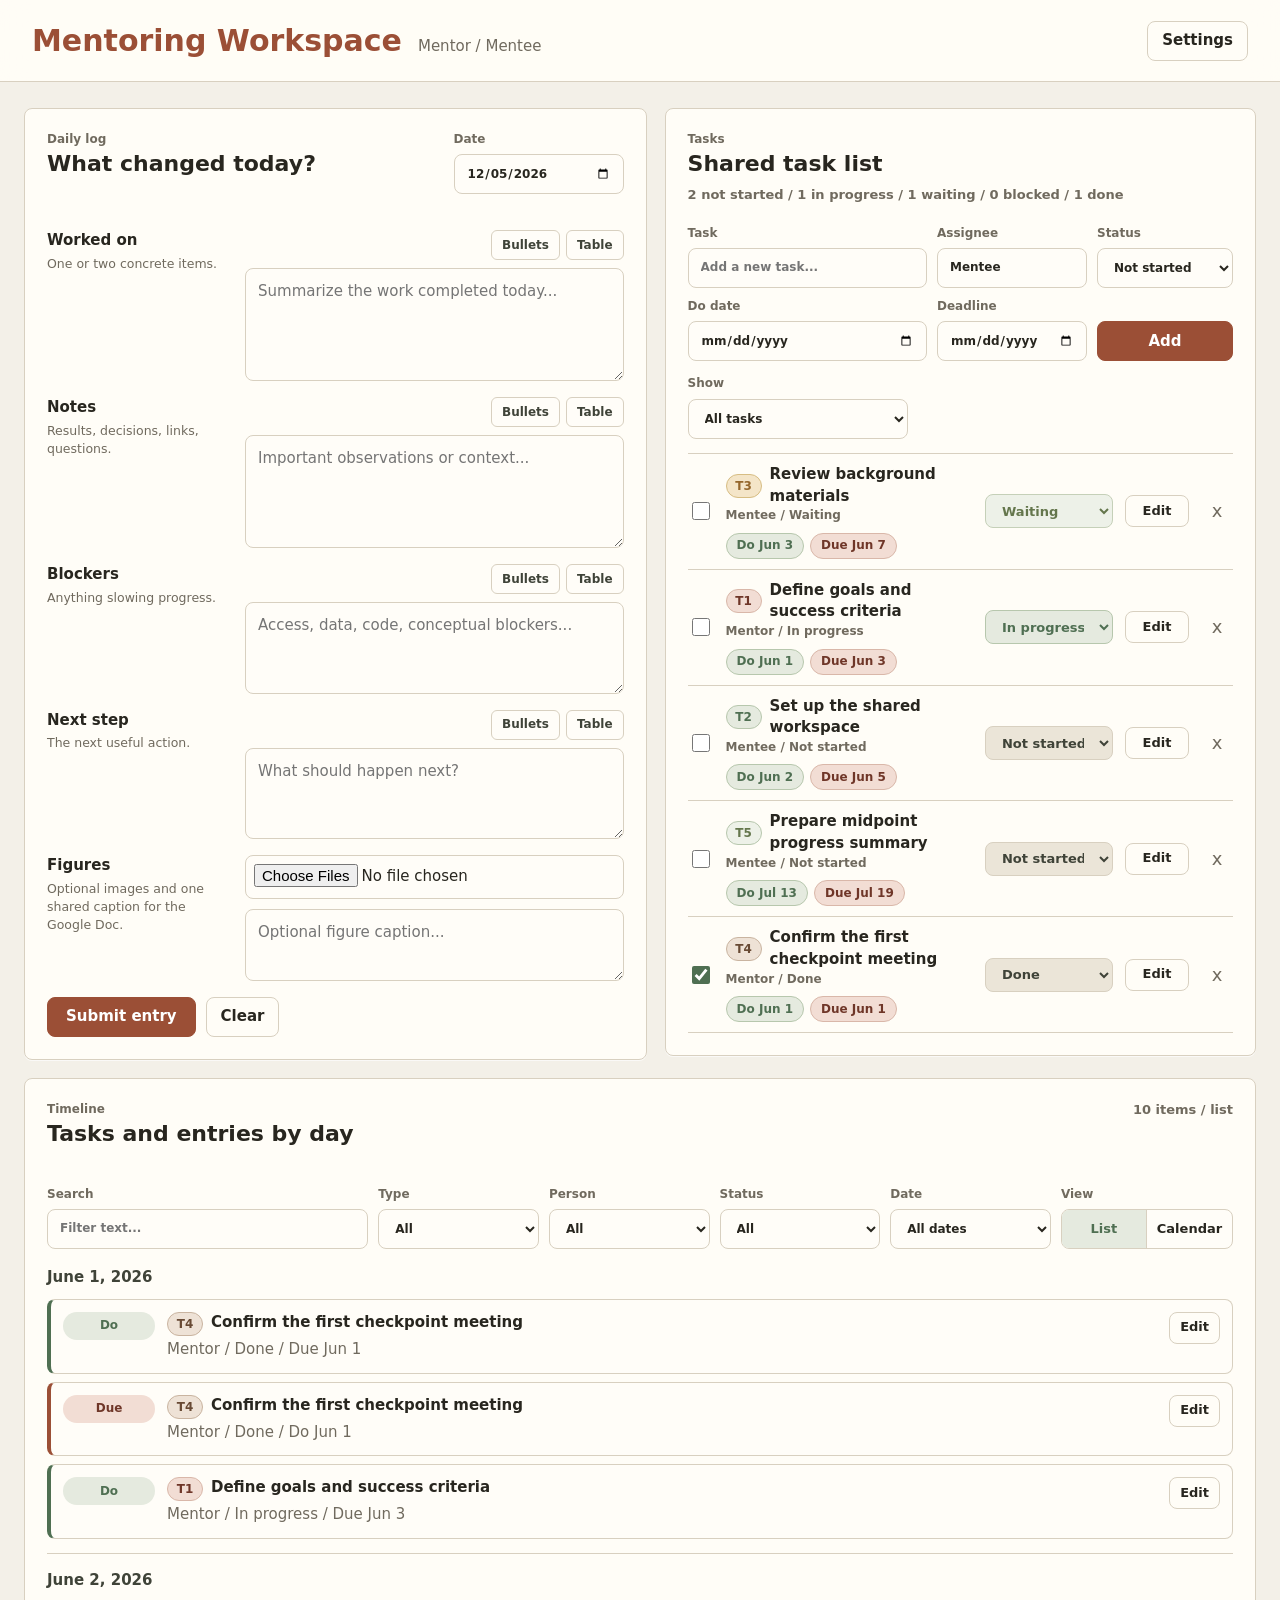
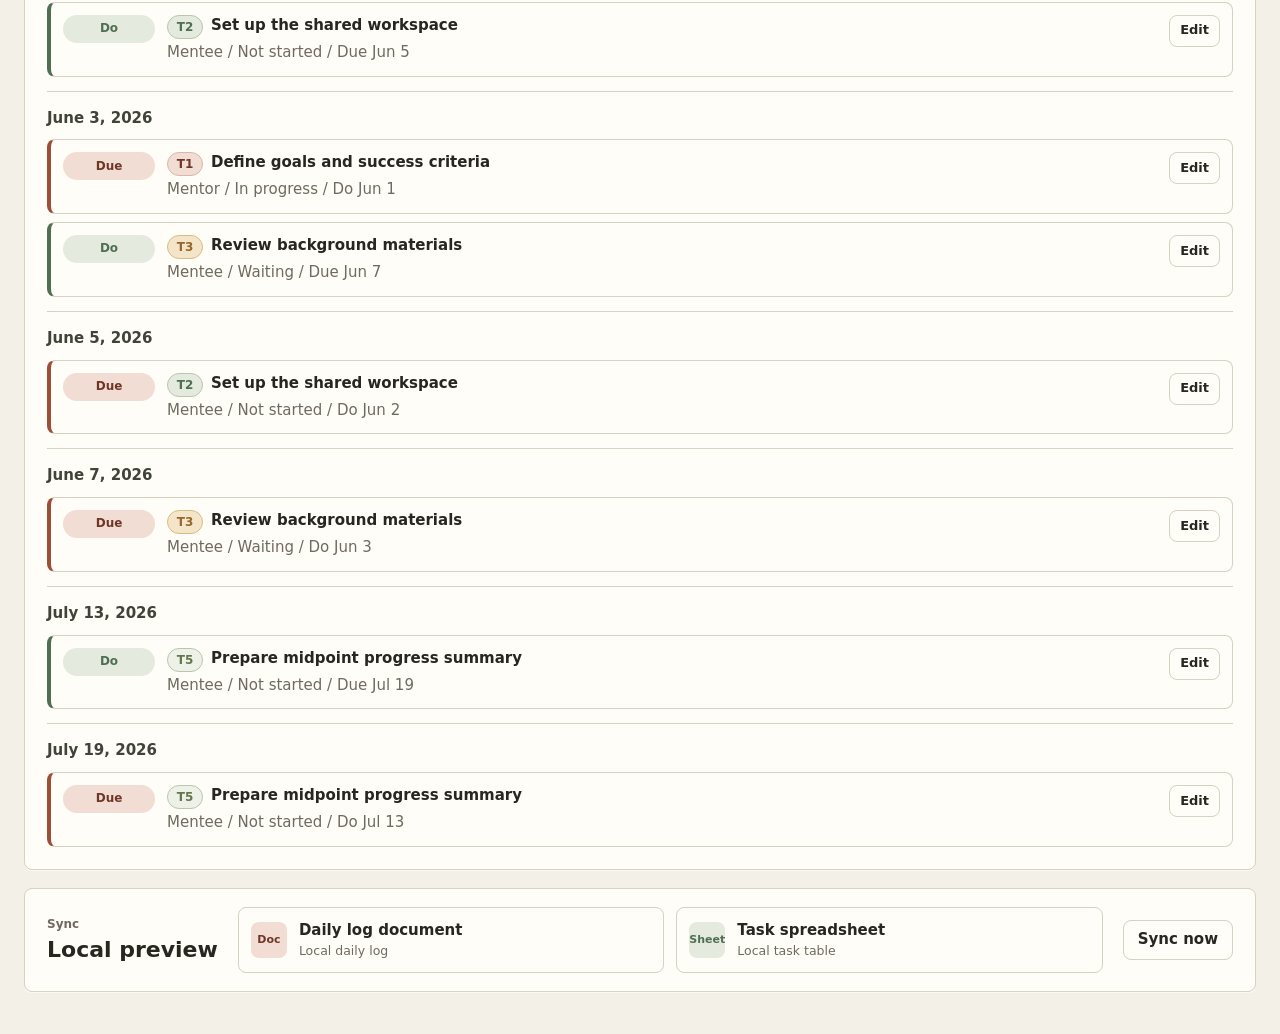
<file: google-apps-script/Index.html>
<!-- Generated by tools/build-apps-script-index.js. Do not edit this file by hand. -->
<!doctype html>
<html lang="en">
  <head>
    <meta charset="utf-8">
    <meta name="viewport" content="width=device-width, initial-scale=1">
    <title>Mentoring Workspace</title>
    <style>
:root {
  color-scheme: light;
  --bg: #f3f0e8;
  --panel: #fffdf7;
  --line: #d8d0c0;
  --line-strong: #b8ad99;
  --text: #28261f;
  --muted: #706a5e;
  --muted-soft: #ebe5d8;
  --red: #9b4f36;
  --red-dark: #6f3628;
  --red-soft: #f2ddd4;
  --green: #4f6f52;
  --green-soft: #e5eadf;
  --amber: #95672c;
  --amber-soft: #f4e5c8;
  --ink-soft: #3f4338;
  --focus-ring: rgba(155, 79, 54, 0.34);
  --shadow: 0 18px 45px rgba(54, 45, 34, 0.08);
  --radius: 8px;
  --font: Inter, ui-sans-serif, system-ui, -apple-system, BlinkMacSystemFont, "Segoe UI", sans-serif;
}

* {
  box-sizing: border-box;
}

[hidden] {
  display: none !important;
}

body {
  margin: 0;
  min-width: 320px;
  background: var(--bg);
  color: var(--text);
  font-family: var(--font);
  font-size: 15px;
  line-height: 1.45;
}

button,
input,
select,
textarea {
  font: inherit;
}

button {
  cursor: pointer;
}

button:disabled,
input:disabled,
select:disabled,
textarea:disabled {
  cursor: not-allowed;
  opacity: 0.7;
}

button:focus-visible,
input:focus-visible,
select:focus-visible,
textarea:focus-visible,
a:focus-visible {
  outline: 2px solid var(--focus-ring);
  outline-offset: 2px;
}

::selection {
  background: var(--green-soft);
  color: var(--text);
}

.shell {
  min-height: 100vh;
}

.topbar {
  display: flex;
  align-items: center;
  justify-content: space-between;
  gap: 24px;
  min-height: 82px;
  padding: 18px 32px;
  border-bottom: 1px solid var(--line);
  background: rgba(255, 253, 247, 0.94);
  backdrop-filter: blur(14px);
}

.identity {
  display: flex;
  flex-wrap: wrap;
  align-items: baseline;
  gap: 16px;
}

.identity h1 {
  margin: 0;
  color: var(--red);
  font-size: clamp(22px, 3vw, 30px);
  line-height: 1.1;
}

.identity p {
  margin: 0;
  color: var(--muted);
  font-size: 15px;
}

.topbar-actions {
  display: flex;
  align-items: center;
  gap: 12px;
}

select,
input,
textarea {
  border: 1px solid var(--line);
  border-radius: var(--radius);
  background: #fffdf8;
  color: var(--text);
  max-width: 100%;
}

select,
input {
  min-height: 40px;
  padding: 0 12px;
  width: 100%;
}

textarea {
  display: block;
  width: 100%;
  resize: vertical;
  padding: 12px;
}

.workspace {
  display: grid;
  gap: 18px;
  width: min(1480px, calc(100vw - 48px));
  margin: 0 auto;
  padding: 26px 0 42px;
}

.panel,
.sync-panel,
.recent-panel,
.timeline-panel {
  border: 1px solid var(--line);
  border-radius: var(--radius);
  background: var(--panel);
  box-shadow: 0 1px 0 rgba(255, 255, 255, 0.65);
}

.file-icon {
  display: grid;
  width: 36px;
  height: 36px;
  flex: 0 0 auto;
  place-items: center;
  border-radius: 8px;
}

.eyebrow {
  margin: 0 0 3px;
  color: var(--muted);
  font-size: 12px;
  font-weight: 800;
}

h2 {
  margin: 0;
  font-size: 22px;
  line-height: 1.2;
}

.work-grid {
  display: grid;
  grid-template-columns: minmax(0, 1fr) minmax(420px, 0.95fr);
  gap: 18px;
  align-items: start;
}

.panel,
.recent-panel,
.timeline-panel {
  padding: 22px;
}

.panel-header {
  display: flex;
  align-items: flex-start;
  justify-content: space-between;
  gap: 16px;
  margin-bottom: 20px;
}

.date-field {
  display: grid;
  gap: 6px;
  min-width: 170px;
  color: var(--muted);
  font-size: 12px;
  font-weight: 800;
}

.daily-panel {
  display: grid;
  gap: 16px;
}

.field-row {
  display: grid;
  grid-template-columns: 180px minmax(0, 1fr);
  gap: 18px;
  align-items: start;
}

.field-copy {
  color: var(--text);
}

.field-row strong {
  display: block;
  margin-bottom: 3px;
}

.field-row small {
  display: block;
  color: var(--muted);
}

.response-control {
  display: grid;
  gap: 8px;
  min-width: 0;
}

.format-toolbar {
  display: flex;
  flex-wrap: wrap;
  justify-content: flex-end;
  gap: 6px;
  min-width: 0;
}

.tool-button {
  min-height: 30px;
  border: 1px solid var(--line);
  border-radius: 6px;
  background: #fffdf8;
  color: var(--ink-soft);
  font-size: 12px;
  font-weight: 850;
  padding: 0 10px;
}

.tool-button:hover {
  border-color: var(--line-strong);
  color: var(--red-dark);
}

.figure-control {
  display: grid;
  gap: 10px;
}

.figure-control input[type="file"] {
  min-height: 44px;
  padding: 8px;
}

.figure-control textarea {
  min-height: 72px;
}

.form-actions,
.modal-actions {
  display: flex;
  flex-wrap: wrap;
  align-items: center;
  gap: 10px;
}

.compact-field {
  display: grid;
  gap: 6px;
  min-width: 0;
  color: var(--muted);
  font-size: 12px;
  font-weight: 800;
}

.primary-button,
.secondary-button,
.danger-button,
.icon-button,
.filter-button {
  display: inline-flex;
  align-items: center;
  justify-content: center;
  min-height: 40px;
  border-radius: var(--radius);
  font-weight: 800;
  text-decoration: none;
}

.primary-button {
  border: 1px solid var(--red);
  background: var(--red);
  color: #fff;
  padding: 0 18px;
}

.primary-button:hover {
  background: var(--red-dark);
}

.secondary-button,
.icon-button,
.filter-button {
  border: 1px solid var(--line);
  background: var(--panel);
  color: var(--text);
  padding: 0 14px;
}

.secondary-button:hover,
.icon-button:hover,
.filter-button:hover {
  border-color: var(--line-strong);
}

.danger-button {
  border: 1px solid #d9b7a9;
  background: var(--panel);
  color: var(--red-dark);
  padding: 0 14px;
}

.icon-button {
  min-width: 92px;
}

.task-controls {
  display: grid;
  grid-template-columns: minmax(0, 1fr) minmax(150px, 0.55fr) 136px;
  gap: 10px;
  margin-bottom: 14px;
  align-items: end;
}

.task-title-field {
  min-width: 180px;
}

.add-task-button {
  min-width: 72px;
}

.filters {
  display: flex;
  flex-wrap: wrap;
  gap: 8px;
  margin-bottom: 14px;
}

.task-filter {
  width: min(220px, 100%);
  margin-bottom: 14px;
}

.filter-button {
  min-width: 82px;
}

.filter-button.active {
  border-color: var(--red);
  color: var(--red-dark);
  background: var(--red-soft);
  box-shadow: inset 0 0 0 1px var(--red);
}

.status-summary {
  color: var(--muted);
  font-size: 13px;
  font-weight: 800;
  text-align: right;
}

.tasks-panel .panel-header {
  display: grid;
  grid-template-columns: 1fr;
  gap: 8px;
}

.tasks-panel .status-summary {
  text-align: left;
}

.task-list {
  display: grid;
  border-top: 1px solid var(--line);
}

.task-row {
  display: grid;
  grid-template-columns: 26px minmax(0, 1fr) 128px 64px 32px;
  gap: 12px;
  align-items: center;
  min-height: 58px;
  border-bottom: 1px solid var(--line);
  padding: 10px 0;
}

.task-row input[type="checkbox"] {
  width: 18px;
  height: 18px;
  min-height: 18px;
  accent-color: var(--green);
}

.task-title {
  min-width: 0;
  font-weight: 750;
}

.task-heading {
  display: flex;
  align-items: center;
  gap: 8px;
  min-width: 0;
}

.task-key {
  display: inline-flex;
  flex: 0 0 auto;
  align-items: center;
  justify-content: center;
  min-width: 36px;
  min-height: 24px;
  border: 1px solid var(--line);
  border-radius: 999px;
  font-size: 12px;
  font-weight: 900;
  line-height: 1;
  padding: 0 8px;
}

.task-key.terra,
.calendar-event.terra {
  border-color: #d9b7a9;
  background: var(--red-soft);
  color: var(--red-dark);
}

.task-key.sage,
.calendar-event.sage {
  border-color: #b7c7ad;
  background: var(--green-soft);
  color: var(--green);
}

.task-key.ochre,
.calendar-event.ochre {
  border-color: #d7bd83;
  background: var(--amber-soft);
  color: var(--amber);
}

.task-key.clay,
.calendar-event.clay {
  border-color: #c9b4a0;
  background: #eee2d6;
  color: #684a34;
}

.task-key.moss,
.calendar-event.moss {
  border-color: #b7c7ad;
  background: #edf1e8;
  color: #64764c;
}

.task-key.stone,
.calendar-event.stone {
  border-color: var(--line-strong);
  background: var(--muted-soft);
  color: var(--ink-soft);
}

.task-title-button {
  display: block;
  width: 100%;
  min-width: 0;
  border: 0;
  background: transparent;
  color: var(--text);
  font-weight: 800;
  text-align: left;
  overflow-wrap: anywhere;
  padding: 0;
}

.task-title-button:hover {
  color: var(--red-dark);
}

.task-meta {
  display: block;
  color: var(--muted);
  font-size: 12px;
  font-weight: 650;
}

.status-select {
  width: 100%;
  min-height: 34px;
  font-size: 13px;
  font-weight: 800;
}

.status-select.not_started {
  background: var(--muted-soft);
  color: var(--ink-soft);
}

.status-select.in_progress {
  background: var(--green-soft);
  border-color: #b7c7ad;
  color: var(--green);
}

.status-select.waiting {
  background: #edf1e8;
  border-color: #c5d0b8;
  color: #64764c;
}

.status-select.blocked {
  background: var(--amber-soft);
  border-color: #d7bd83;
  color: var(--amber);
}

.status-select.done {
  background: var(--muted-soft);
  color: var(--ink-soft);
}

.date-pair {
  display: flex;
  flex-wrap: wrap;
  gap: 6px;
  margin-top: 8px;
}

.date-chip {
  display: inline-flex;
  align-items: center;
  min-height: 26px;
  border: 1px solid var(--line);
  border-radius: 999px;
  font-size: 12px;
  font-weight: 900;
  padding: 0 10px;
  white-space: nowrap;
}

.date-chip.do-date {
  border-color: #b7c7ad;
  background: var(--green-soft);
  color: var(--green);
}

.date-chip.deadline {
  border-color: #d9b7a9;
  background: var(--red-soft);
  color: var(--red-dark);
}

.date-chip.empty {
  background: var(--muted-soft);
  color: var(--muted);
}

.delete-task {
  width: 32px;
  min-height: 32px;
  border: 0;
  border-radius: 6px;
  background: transparent;
  color: var(--muted);
  font-size: 18px;
}

.delete-task:hover {
  background: var(--red-soft);
  color: var(--red-dark);
}

.compact-button {
  min-height: 32px;
  padding: 0 10px;
  font-size: 13px;
}

.empty-state {
  margin: 0;
  padding: 28px 0;
  color: var(--muted);
}

.sync-panel {
  display: grid;
  grid-template-columns: auto minmax(0, 1fr) auto;
  align-items: center;
  gap: 20px;
  padding: 18px 22px;
}

.sync-targets {
  display: grid;
  grid-template-columns: repeat(2, minmax(0, 1fr));
  gap: 12px;
}

.sync-card {
  display: flex;
  align-items: center;
  gap: 12px;
  min-width: 0;
  border: 1px solid var(--line);
  border-radius: var(--radius);
  color: var(--text);
  padding: 12px;
  text-decoration: none;
}

.sync-card:hover {
  border-color: var(--line-strong);
}

.sync-card strong,
.sync-card small {
  display: block;
}

.sync-card small {
  color: var(--muted);
}

.file-icon.doc {
  background: var(--red-soft);
}

.file-icon.doc::before {
  content: "Doc";
  color: var(--red-dark);
  font-size: 11px;
  font-weight: 900;
}

.file-icon.sheet {
  background: var(--green-soft);
}

.file-icon.sheet::before {
  content: "Sheet";
  color: var(--green);
  font-size: 11px;
  font-weight: 900;
}

.recent-list {
  display: grid;
  gap: 10px;
}

.recent-item {
  display: grid;
  gap: 5px;
  border-top: 1px solid var(--line);
  padding-top: 12px;
}

.recent-item:first-child {
  border-top: 0;
  padding-top: 0;
}

.recent-item strong {
  font-size: 14px;
}

.recent-item p {
  margin: 0;
  color: var(--muted);
}

.timeline-panel {
  display: grid;
  gap: 18px;
}

.timeline-filters {
  display: grid;
  grid-template-columns: minmax(220px, 1.4fr) repeat(4, minmax(130px, 0.7fr)) minmax(160px, 0.75fr);
  gap: 10px;
  align-items: end;
}

.timeline-search {
  min-width: 220px;
}

.timeline-list {
  display: grid;
  gap: 14px;
}

.timeline-view-toggle {
  display: grid;
  gap: 6px;
  min-width: 0;
  color: var(--muted);
  font-size: 12px;
  font-weight: 800;
}

.segmented-control {
  display: grid;
  grid-template-columns: repeat(2, minmax(0, 1fr));
  overflow: hidden;
  min-height: 40px;
  border: 1px solid var(--line);
  border-radius: var(--radius);
  background: #fffdf8;
}

.segmented-control button {
  border: 0;
  border-right: 1px solid var(--line);
  background: transparent;
  color: var(--text);
  font-size: 13px;
  font-weight: 900;
}

.segmented-control button:last-child {
  border-right: 0;
}

.segmented-control button.active {
  background: var(--green-soft);
  color: var(--green);
}

.timeline-day {
  display: grid;
  gap: 10px;
  border-top: 1px solid var(--line);
  padding-top: 16px;
}

.timeline-day:first-child {
  border-top: 0;
  padding-top: 0;
}

.timeline-day h3 {
  margin: 0;
  color: var(--ink-soft);
  font-size: 15px;
}

.timeline-items {
  display: grid;
  gap: 8px;
}

.timeline-item {
  display: grid;
  grid-template-columns: 92px minmax(0, 1fr) auto;
  gap: 12px;
  align-items: start;
  border: 1px solid var(--line);
  border-radius: var(--radius);
  background: #fffdf8;
  padding: 12px;
}

.timeline-item.do {
  border-left: 4px solid var(--green);
}

.timeline-item.deadline {
  border-left: 4px solid var(--red);
}

.timeline-item.log {
  grid-template-columns: 92px minmax(0, 1fr);
}

.timeline-item strong {
  display: block;
  margin-bottom: 3px;
}

.timeline-title-line {
  align-items: flex-start;
  margin-bottom: 3px;
}

.timeline-title-line strong {
  margin-bottom: 0;
}

.timeline-item p {
  margin: 0;
  color: var(--muted);
}

.timeline-badge {
  display: inline-flex;
  align-items: center;
  justify-content: center;
  min-height: 28px;
  border-radius: 999px;
  font-size: 12px;
  font-weight: 900;
  padding: 0 10px;
  white-space: nowrap;
}

.timeline-badge.log,
.timeline-badge.entry {
  background: var(--red-soft);
  color: var(--red-dark);
}

.timeline-badge.do {
  background: var(--green-soft);
  color: var(--green);
}

.timeline-badge.deadline {
  background: var(--red-soft);
  color: var(--red-dark);
}

.timeline-badge.unscheduled,
.timeline-badge.not_started {
  background: var(--muted-soft);
  color: var(--ink-soft);
}

.timeline-badge.in_progress {
  background: var(--green-soft);
  color: var(--green);
}

.timeline-badge.waiting {
  background: #edf1e8;
  color: #64764c;
}

.timeline-badge.blocked {
  background: var(--amber-soft);
  color: var(--amber);
}

.timeline-badge.done {
  background: var(--muted-soft);
  color: var(--ink-soft);
}

.timeline-badge.do {
  background: var(--green-soft);
  color: var(--green);
}

.timeline-badge.deadline {
  background: var(--red-soft);
  color: var(--red-dark);
}

.timeline-list.calendar-view {
  gap: 18px;
}

.calendar-month,
.log-activity,
.calendar-unscheduled {
  display: grid;
  gap: 10px;
  border-top: 1px solid var(--line);
  padding-top: 16px;
}

.calendar-month:first-child,
.log-activity:first-child,
.calendar-unscheduled:first-child {
  border-top: 0;
  padding-top: 0;
}

.calendar-month h3,
.log-activity h3,
.calendar-unscheduled h3 {
  margin: 0;
  color: var(--ink-soft);
  font-size: 15px;
}

.calendar-carousel-header,
.log-activity-header {
  display: flex;
  align-items: flex-start;
  justify-content: space-between;
  gap: 14px;
}

.calendar-carousel-controls {
  display: flex;
  flex-wrap: wrap;
  justify-content: flex-end;
  gap: 6px;
}

.calendar-nav-button {
  min-height: 32px;
  min-width: 40px;
  padding: 0 10px;
  font-size: 13px;
}

.calendar-grid {
  display: grid;
  grid-template-columns: repeat(7, minmax(0, 1fr));
  overflow: hidden;
  border: 1px solid var(--line);
  border-radius: var(--radius);
  background: #fffdf8;
}

.calendar-weekday {
  min-height: 34px;
  border-right: 1px solid var(--line);
  border-bottom: 1px solid var(--line);
  background: var(--muted-soft);
  color: var(--ink-soft);
  font-size: 11px;
  font-weight: 900;
  padding: 8px;
  text-align: center;
}

.calendar-weekday:nth-child(7n) {
  border-right: 0;
}

.calendar-day {
  display: grid;
  grid-template-rows: auto minmax(0, 1fr);
  gap: 6px;
  min-height: 132px;
  min-width: 0;
  border-right: 1px solid var(--line);
  border-bottom: 1px solid var(--line);
  background: #fffdf8;
  padding: 8px;
}

.calendar-day:nth-child(7n) {
  border-right: 0;
}

.calendar-day.empty {
  background: #f8f5ed;
}

.calendar-day.today {
  box-shadow: inset 0 0 0 2px rgba(79, 111, 82, 0.28);
}

.calendar-date-number {
  color: var(--muted);
  font-size: 12px;
  font-weight: 900;
}

.calendar-events {
  display: grid;
  align-content: start;
  gap: 5px;
  min-width: 0;
}

.calendar-event {
  display: block;
  width: 100%;
  min-height: 28px;
  overflow: hidden;
  border: 1px solid var(--line);
  border-left-width: 4px;
  border-radius: 6px;
  background: #fffdf8;
  color: var(--text);
  font-size: 12px;
  font-weight: 850;
  line-height: 1.2;
  padding: 5px 7px;
  text-align: left;
  text-overflow: ellipsis;
  white-space: nowrap;
}

button.calendar-event:hover {
  border-color: var(--line-strong);
}

.calendar-event.log {
  border-left-color: var(--amber);
  background: #f8f1e4;
  color: var(--ink-soft);
}

.calendar-event.do {
  border-left-color: var(--green);
}

.calendar-event.deadline {
  border-left-color: var(--red);
}

.log-activity {
  gap: 12px;
}

.log-activity-summary {
  margin: 0;
  color: var(--muted);
  font-size: 13px;
  font-weight: 800;
  text-align: right;
}

.activity-scroll {
  overflow-x: auto;
  padding-bottom: 2px;
}

.activity-grid {
  display: grid;
  grid-template-columns: 28px repeat(var(--activity-weeks), 14px);
  grid-template-rows: 18px repeat(7, 14px);
  grid-auto-flow: row;
  gap: 4px;
  width: max-content;
  min-width: 100%;
  align-items: center;
}

.activity-month-label,
.activity-day-label {
  color: var(--muted);
  font-size: 10px;
  font-weight: 850;
  line-height: 1;
}

.activity-day-label {
  text-align: right;
}

.activity-cell {
  display: block;
  width: 14px;
  height: 14px;
  border: 1px solid rgba(63, 67, 56, 0.08);
  border-radius: 3px;
  background: #ebe5d8;
}

.activity-cell.level-1 {
  background: #dce9d3;
}

.activity-cell.level-2 {
  background: #b8d49d;
}

.activity-cell.level-3 {
  background: #7da369;
}

.activity-cell.level-4 {
  background: #416f47;
}

.activity-cell.future {
  opacity: 0.42;
}

.activity-legend {
  display: flex;
  align-items: center;
  justify-content: flex-end;
  gap: 5px;
  color: var(--muted);
  font-size: 11px;
  font-weight: 800;
}

.modal {
  width: min(620px, calc(100vw - 28px));
  border: 1px solid var(--line);
  border-radius: var(--radius);
  background: var(--panel);
  color: var(--text);
  box-shadow: var(--shadow);
  padding: 0;
}

.compact-modal {
  width: min(420px, calc(100vw - 28px));
}

.modal::backdrop {
  background: rgba(40, 38, 31, 0.34);
}

.modal form {
  display: grid;
  gap: 18px;
  padding: 20px;
}

.modal-grid {
  display: grid;
  grid-template-columns: repeat(2, minmax(0, 1fr));
  gap: 12px;
}

.modal-header {
  display: flex;
  justify-content: space-between;
  gap: 16px;
}

.icon-close {
  width: 34px;
  height: 34px;
  border: 1px solid var(--line);
  border-radius: var(--radius);
  background: var(--panel);
  color: var(--muted);
}

.stacked-field {
  display: grid;
  gap: 8px;
  color: var(--muted);
  font-size: 12px;
  font-weight: 800;
}

.settings-list {
  display: grid;
  gap: 10px;
}

.settings-list div {
  display: flex;
  justify-content: space-between;
  gap: 16px;
  border-top: 1px solid var(--line);
  padding-top: 10px;
}

.settings-list span {
  color: var(--muted);
}

.toast {
  position: fixed;
  right: 18px;
  bottom: 18px;
  z-index: 20;
  max-width: min(380px, calc(100vw - 36px));
  border-radius: var(--radius);
  background: #2f2d25;
  color: #fff;
  font-weight: 800;
  opacity: 0;
  padding: 12px 14px;
  pointer-events: none;
  transform: translateY(10px);
  transition: opacity 160ms ease, transform 160ms ease;
}

.toast.visible {
  opacity: 1;
  transform: translateY(0);
}

@media (max-width: 980px) {
  .topbar,
  .sync-panel {
    grid-template-columns: 1fr;
    align-items: stretch;
  }

  .topbar {
    display: grid;
  }

  .topbar-actions,
  .sync-targets {
    grid-template-columns: 1fr;
  }

  .topbar-actions {
    display: grid;
  }

  .work-grid {
    grid-template-columns: 1fr;
  }

  .task-controls,
  .timeline-filters {
    grid-template-columns: repeat(2, minmax(0, 1fr));
  }

  .status-summary {
    text-align: left;
  }
}

@media (max-width: 680px) {
  body {
    font-size: 14px;
  }

  .topbar {
    padding: 18px;
  }

  .workspace {
    width: calc(100vw - 28px);
    padding-top: 14px;
  }

  .panel,
  .sync-panel,
  .recent-panel,
  .timeline-panel {
    padding: 16px;
  }

  .field-row,
  .task-controls,
  .task-row,
  .timeline-filters,
  .timeline-item,
  .timeline-item.log,
  .modal-grid {
    grid-template-columns: 1fr;
  }

  .task-row {
    gap: 8px;
    padding: 12px 0;
  }

  .task-row input[type="checkbox"] {
    grid-row: 1;
  }

  .status-select {
    width: 160px;
  }

  .timeline-search {
    min-width: 0;
  }

  .timeline-list.calendar-view {
    overflow-x: auto;
    padding-bottom: 4px;
  }

  .calendar-month {
    min-width: 720px;
  }

  .calendar-carousel-header,
  .log-activity-header {
    display: grid;
  }

  .calendar-carousel-controls {
    justify-content: flex-start;
  }

  .log-activity-summary {
    text-align: left;
  }

  .panel-header {
    display: grid;
  }

  .date-field {
    min-width: 0;
  }

  .form-actions,
  .modal-actions {
    align-items: stretch;
    flex-direction: column;
  }

  .format-toolbar {
    justify-content: flex-start;
  }

  .form-actions button,
  .modal-actions button {
    width: 100%;
  }
}

@media (prefers-reduced-motion: reduce) {
  *,
  *::before,
  *::after {
    scroll-behavior: auto !important;
    transition-duration: 0.01ms !important;
    animation-duration: 0.01ms !important;
  }
}

</style>
  </head>
  <body>
    <div class="shell">
      <header class="topbar">
        <div class="identity">
          <h1 id="projectTitle">Mentoring Workspace</h1>
          <p id="peopleSummary">Mentor / Mentee</p>
        </div>

        <div class="topbar-actions">
          <button class="icon-button" id="settingsButton" type="button" aria-label="Settings">Settings</button>
        </div>
      </header>

      <main class="workspace">
        <section class="work-grid">
          <form class="panel daily-panel" id="dailyLogForm">
            <div class="panel-header">
              <div>
                <p class="eyebrow">Daily log</p>
                <h2>What changed today?</h2>
              </div>
              <label class="date-field">
                <span>Date</span>
                <input id="logDate" name="date" type="date" required>
              </label>
            </div>

            <div class="field-row response-field">
              <label class="field-copy" for="workedOn">
                <strong>Worked on</strong>
                <small>One or two concrete items.</small>
              </label>
              <div class="response-control">
                <div class="format-toolbar" aria-label="Worked on formatting tools">
                  <button class="tool-button" type="button" data-format-action="bullets" data-format-target="workedOn">Bullets</button>
                  <button class="tool-button" type="button" data-format-action="table" data-format-target="workedOn">Table</button>
                </div>
                <textarea id="workedOn" name="workedOn" rows="4" placeholder="Summarize the work completed today..."></textarea>
              </div>
            </div>

            <div class="field-row response-field">
              <label class="field-copy" for="notes">
                <strong>Notes</strong>
                <small>Results, decisions, links, questions.</small>
              </label>
              <div class="response-control">
                <div class="format-toolbar" aria-label="Notes formatting tools">
                  <button class="tool-button" type="button" data-format-action="bullets" data-format-target="notes">Bullets</button>
                  <button class="tool-button" type="button" data-format-action="table" data-format-target="notes">Table</button>
                </div>
                <textarea id="notes" name="notes" rows="4" placeholder="Important observations or context..."></textarea>
              </div>
            </div>

            <div class="field-row response-field">
              <label class="field-copy" for="blockers">
                <strong>Blockers</strong>
                <small>Anything slowing progress.</small>
              </label>
              <div class="response-control">
                <div class="format-toolbar" aria-label="Blockers formatting tools">
                  <button class="tool-button" type="button" data-format-action="bullets" data-format-target="blockers">Bullets</button>
                  <button class="tool-button" type="button" data-format-action="table" data-format-target="blockers">Table</button>
                </div>
                <textarea id="blockers" name="blockers" rows="3" placeholder="Access, data, code, conceptual blockers..."></textarea>
              </div>
            </div>

            <div class="field-row response-field">
              <label class="field-copy" for="nextStep">
                <strong>Next step</strong>
                <small>The next useful action.</small>
              </label>
              <div class="response-control">
                <div class="format-toolbar" aria-label="Next step formatting tools">
                  <button class="tool-button" type="button" data-format-action="bullets" data-format-target="nextStep">Bullets</button>
                  <button class="tool-button" type="button" data-format-action="table" data-format-target="nextStep">Table</button>
                </div>
                <textarea id="nextStep" name="nextStep" rows="3" placeholder="What should happen next?"></textarea>
              </div>
            </div>

            <label class="field-row figure-field">
              <span>
                <strong>Figures</strong>
                <small>Optional images and one shared caption for the Google Doc.</small>
              </span>
              <span class="figure-control">
                <input id="figureInput" name="figure" type="file" accept="image/png,image/jpeg,image/gif" multiple>
                <textarea id="figureDescription" name="figureDescription" rows="2" placeholder="Optional figure caption..."></textarea>
              </span>
            </label>

            <div class="form-actions">
              <button class="primary-button" id="submitLogButton" type="submit">Submit entry</button>
              <button class="secondary-button" id="clearLogButton" type="button">Clear</button>
            </div>
          </form>

          <section class="panel tasks-panel" aria-labelledby="tasksTitle">
            <div class="panel-header">
              <div>
                <p class="eyebrow">Tasks</p>
                <h2 id="tasksTitle">Shared task list</h2>
              </div>
              <div class="status-summary" id="statusSummary"></div>
            </div>

            <div class="task-controls">
              <label class="compact-field task-title-field">
                <span>Task</span>
                <input id="newTaskTitle" type="text" placeholder="Add a new task...">
              </label>
              <label class="compact-field">
                <span>Assignee</span>
                <input id="newTaskAssignee" list="peopleOptions" type="text" placeholder="Person">
              </label>
              <label class="compact-field">
                <span>Status</span>
                <select id="newTaskStatus" aria-label="New task status">
                  <option value="not_started">Not started</option>
                  <option value="in_progress">In progress</option>
                  <option value="waiting">Waiting</option>
                  <option value="blocked">Blocked</option>
                  <option value="done">Done</option>
                </select>
              </label>
              <label class="compact-field">
                <span>Do date</span>
                <input id="newTaskScheduledDate" type="date">
              </label>
              <label class="compact-field">
                <span>Deadline</span>
                <input id="newTaskDeadline" type="date">
              </label>
              <button class="primary-button add-task-button" id="addTaskButton" type="button">Add</button>
            </div>

            <label class="compact-field task-filter">
              <span>Show</span>
              <select id="taskStatusFilter" aria-label="Task status filter">
                <option value="all">All tasks</option>
                <option value="active">Active tasks</option>
                <option value="not_started">Not started</option>
                <option value="in_progress">In progress</option>
                <option value="waiting">Waiting</option>
                <option value="blocked">Blocked</option>
                <option value="done">Done</option>
              </select>
            </label>

            <div class="task-list" id="taskList"></div>
          </section>
        </section>

        <section class="timeline-panel" aria-labelledby="timelineTitle">
          <div class="panel-header">
            <div>
              <p class="eyebrow">Timeline</p>
              <h2 id="timelineTitle">Tasks and entries by day</h2>
            </div>
            <div class="status-summary" id="timelineSummary"></div>
          </div>

          <div class="timeline-filters" aria-label="Timeline filters">
            <label class="compact-field timeline-search">
              <span>Search</span>
              <input id="timelineSearch" type="search" placeholder="Filter text...">
            </label>
            <label class="compact-field">
              <span>Type</span>
              <select id="timelineTypeFilter">
                <option value="all">All</option>
                <option value="task">Tasks</option>
                <option value="log">Entries</option>
              </select>
            </label>
            <label class="compact-field">
              <span>Person</span>
              <select id="timelinePersonFilter"></select>
            </label>
            <label class="compact-field">
              <span>Status</span>
              <select id="timelineStatusFilter">
                <option value="all">All</option>
                <option value="not_started">Not started</option>
                <option value="in_progress">In progress</option>
                <option value="waiting">Waiting</option>
                <option value="blocked">Blocked</option>
                <option value="done">Done</option>
              </select>
            </label>
            <label class="compact-field">
              <span>Date</span>
              <select id="timelineDateFilter">
                <option value="all">All dates</option>
                <option value="today">Today</option>
                <option value="upcoming">Upcoming</option>
                <option value="overdue">Overdue</option>
                <option value="unscheduled">Unscheduled</option>
              </select>
            </label>
            <div class="timeline-view-toggle" aria-label="Timeline view">
              <span>View</span>
              <div class="segmented-control">
                <button class="active" id="timelineListViewButton" type="button" aria-pressed="true">List</button>
                <button id="timelineCalendarViewButton" type="button" aria-pressed="false">Calendar</button>
              </div>
            </div>
          </div>

          <div class="timeline-list" id="timelineList"></div>
        </section>

        <section class="sync-panel" aria-labelledby="syncTitle">
          <div>
            <p class="eyebrow" id="syncTitle">Sync</p>
            <h2 id="syncMode">Local preview</h2>
          </div>
          <div class="sync-targets">
            <a class="sync-card" id="docLink" href="#" target="_blank" rel="noreferrer">
              <span class="file-icon doc" aria-hidden="true"></span>
              <span>
                <strong>Daily log document</strong>
                <small id="docStatus">Not connected</small>
              </span>
            </a>
            <a class="sync-card" id="sheetLink" href="#" target="_blank" rel="noreferrer">
              <span class="file-icon sheet" aria-hidden="true"></span>
              <span>
                <strong>Task spreadsheet</strong>
                <small id="sheetStatus">Not connected</small>
              </span>
            </a>
          </div>
          <button class="secondary-button" id="syncNowButton" type="button">Sync now</button>
        </section>
      </main>
    </div>

    <dialog class="modal" id="taskDialog">
      <form id="taskForm">
        <div class="modal-header">
          <div>
            <p class="eyebrow">Task</p>
            <h2 id="taskDialogTitle">Edit task</h2>
          </div>
          <button class="icon-close" id="closeTaskDialogButton" type="button" aria-label="Close">x</button>
        </div>
        <label class="stacked-field">
          Title
          <input id="taskTitleInput" type="text" required>
        </label>
        <div class="modal-grid">
          <label class="stacked-field">
            Assignee
            <input id="taskAssigneeInput" list="peopleOptions" type="text">
          </label>
          <label class="stacked-field">
            Status
            <select id="taskStatusInput">
              <option value="not_started">Not started</option>
              <option value="in_progress">In progress</option>
              <option value="waiting">Waiting</option>
              <option value="blocked">Blocked</option>
              <option value="done">Done</option>
            </select>
          </label>
          <label class="stacked-field">
            Do date
            <input id="taskScheduledDateInput" type="date">
          </label>
          <label class="stacked-field">
            Deadline
            <input id="taskDeadlineInput" type="date">
          </label>
        </div>
        <div class="modal-actions">
          <button class="secondary-button" id="cancelTaskButton" type="button">Cancel</button>
          <button class="primary-button" type="submit">Save task</button>
        </div>
      </form>
    </dialog>

    <dialog class="modal compact-modal" id="tableDialog">
      <form id="tableForm">
        <div class="modal-header">
          <div>
            <p class="eyebrow">Formatting</p>
            <h2 id="tableDialogTitle">Insert table</h2>
          </div>
          <button class="icon-close" id="closeTableDialogButton" type="button" aria-label="Close">x</button>
        </div>
        <div class="modal-grid">
          <label class="stacked-field">
            Rows
            <input id="tableRowsInput" type="number" min="1" max="12" value="3" required>
          </label>
          <label class="stacked-field">
            Columns
            <input id="tableColumnsInput" type="number" min="1" max="8" value="3" required>
          </label>
        </div>
        <div class="modal-actions">
          <button class="secondary-button" id="cancelTableButton" type="button">Cancel</button>
          <button class="primary-button" type="submit">Insert table</button>
        </div>
      </form>
    </dialog>

    <dialog class="modal" id="settingsDialog">
      <form method="dialog">
        <div class="modal-header">
          <div>
            <p class="eyebrow">Settings</p>
            <h2>Storage</h2>
          </div>
          <button class="icon-close" value="cancel" type="submit" aria-label="Close">x</button>
        </div>
        <div class="settings-list">
          <div>
            <span>Mode</span>
            <strong id="settingsMode">Local preview</strong>
          </div>
          <div>
            <span>Last sync</span>
            <strong id="settingsLastSync">Never</strong>
          </div>
        </div>
        <div class="modal-actions">
          <button class="secondary-button" id="exportButton" type="button">Export JSON</button>
          <button class="danger-button" id="resetButton" type="button">Clear workspace</button>
          <button class="primary-button" value="cancel" type="submit">Done</button>
        </div>
      </form>
    </dialog>

    <datalist id="peopleOptions"></datalist>
    <div class="toast" id="toast" role="status" aria-live="polite"></div>
    <script>
// Generated by tools/build-apps-script-index.js. Edit files in src/ instead.
(function (window) {
  const App = window.MentoringWorkspace = window.MentoringWorkspace || {};

  App.Config = {
    storageKey: "mentoring-workspace-v4",
    statusLabels: {
      not_started: "Not started",
      in_progress: "In progress",
      waiting: "Waiting",
      blocked: "Blocked",
      done: "Done",
    },
    statusAliases: {
      open: "in_progress",
    },
    defaults: {
      title: "Mentoring Workspace",
      mentor: "Mentor",
      mentee: "Mentee",
      people: ["Mentor", "Mentee"],
      startDate: "2026-06-01",
      docName: "Local daily log",
      sheetName: "Local task table",
    },
  };
})(window);


(function (window) {
  const App = window.MentoringWorkspace = window.MentoringWorkspace || {};

  function createId(prefix) {
    return `${prefix}-${Date.now().toString(36)}-${Math.random().toString(36).slice(2, 7)}`;
  }

  function todayInput() {
    return toDateInput(new Date());
  }

  function parseDate(value) {
    if (!value) return null;
    const [year, month, day] = String(value).split("-").map(Number);
    if (!year || !month || !day) return null;
    return new Date(year, month - 1, day);
  }

  function stripTime(date) {
    return new Date(date.getFullYear(), date.getMonth(), date.getDate());
  }

  function addDays(date, days) {
    const next = new Date(date);
    next.setDate(next.getDate() + days);
    return next;
  }

  function toDateInput(date) {
    if (!(date instanceof Date) || Number.isNaN(date.getTime())) return "";
    const year = date.getFullYear();
    const month = String(date.getMonth() + 1).padStart(2, "0");
    const day = String(date.getDate()).padStart(2, "0");
    return `${year}-${month}-${day}`;
  }

  function isDateInput(value) {
    return /^\d{4}-\d{2}-\d{2}$/.test(String(value || ""));
  }

  function formatShortDate(value) {
    const date = parseDate(value);
    return date ? date.toLocaleDateString([], { month: "short", day: "numeric" }) : "No date";
  }

  function formatLongDate(value) {
    const date = parseDate(value);
    return date ? date.toLocaleDateString([], { month: "long", day: "numeric", year: "numeric" }) : "Unscheduled";
  }

  function formatDateTime(value) {
    if (!value) return "Never";
    return new Date(value).toLocaleString([], {
      month: "short",
      day: "numeric",
      hour: "numeric",
      minute: "2-digit",
    });
  }

  function escapeHtml(value) {
    return String(value ?? "")
      .replaceAll("&", "&amp;")
      .replaceAll("<", "&lt;")
      .replaceAll(">", "&gt;")
      .replaceAll('"', "&quot;")
      .replaceAll("'", "&#039;");
  }

  function unique(values) {
    const seen = new Set();
    return values
      .map((value) => String(value || "").trim())
      .filter((value) => {
        if (!value || seen.has(value.toLowerCase())) return false;
        seen.add(value.toLowerCase());
        return true;
      });
  }

  function includesText(value, query) {
    return String(value || "").toLowerCase().includes(String(query || "").trim().toLowerCase());
  }

  App.Utils = {
    addDays,
    createId,
    escapeHtml,
    formatDateTime,
    formatLongDate,
    formatShortDate,
    includesText,
    isDateInput,
    parseDate,
    stripTime,
    todayInput,
    toDateInput,
    unique,
  };
})(window);


(function (window) {
  const App = window.MentoringWorkspace = window.MentoringWorkspace || {};
  const { Config, Utils } = App;

  function normalizeData(data) {
    const fallback = createDefaultData();
    const source = data && typeof data === "object" ? data : {};
    const project = normalizeProject(source.project || fallback.project);
    const tasks = Array.isArray(source.tasks) ? source.tasks.map(normalizeTask).filter((task) => task.title) : fallback.tasks;
    const dailyLogs = Array.isArray(source.dailyLogs) ? source.dailyLogs.map(normalizeLog).filter((log) => log.date) : [];
    const people = Utils.unique([...(project.people || []), ...tasks.map((task) => task.owner)]);

    return {
      version: 4,
      project: {
        ...project,
        people: people.length ? people : Config.defaults.people,
      },
      tasks,
      dailyLogs,
      sync: {
        mode: "local",
        docName: Config.defaults.docName,
        docUrl: "",
        sheetName: Config.defaults.sheetName,
        sheetUrl: "",
        lastSync: "",
        ...(source.sync || {}),
      },
    };
  }

  function normalizeProject(project) {
    const title = sanitizePublicLabel(project.title, Config.defaults.title);
    const mentor = sanitizePublicLabel(project.mentor, Config.defaults.mentor);
    const mentee = sanitizePublicLabel(project.mentee || project.intern, Config.defaults.mentee);
    const people = Array.isArray(project.people) ? project.people : [mentor, mentee];

    return {
      title,
      mentor,
      mentee,
      people: Utils.unique(people.map((person) => sanitizePublicLabel(person, ""))).concat(
        Config.defaults.people.filter((person) => !people.includes(person))
      ),
      startDate: Utils.isDateInput(project.startDate) ? project.startDate : Config.defaults.startDate,
    };
  }

  function sanitizePublicLabel(value, fallback) {
    const text = String(value || "").trim();
    if (!text) return fallback;
    return text;
  }

  function normalizeTask(task) {
    const normalizedStatus = Config.statusAliases[task.status] || task.status;
    const status = Config.statusLabels[normalizedStatus] ? normalizedStatus : "not_started";
    const scheduledDate = task.scheduledDate || task.doDate;
    return {
      id: task.id || Utils.createId("task"),
      title: String(task.title || "").trim(),
      status,
      owner: String(task.owner || task.assignee || Config.defaults.mentee).trim(),
      scheduledDate: Utils.isDateInput(scheduledDate) ? scheduledDate : "",
      deadline: Utils.isDateInput(task.deadline) ? task.deadline : "",
      updatedAt: task.updatedAt || new Date().toISOString(),
    };
  }

  function normalizeLog(log) {
    const figures = normalizeFigures(log);
    const firstFigure = figures[0] || {};
    const figureDescription = String(log.figureDescription || firstFigure.description || "").trim();

    return {
      id: log.id || Utils.createId("log"),
      date: Utils.isDateInput(log.date) ? log.date : Utils.todayInput(),
      workedOn: String(log.workedOn || "").trim(),
      notes: String(log.notes || "").trim(),
      blockers: String(log.blockers || "").trim(),
      nextStep: String(log.nextStep || "").trim(),
      createdAt: log.createdAt || new Date().toISOString(),
      figureName: String(log.figureName || firstFigure.name || "").trim(),
      figureDescription,
      figureNames: String(log.figureNames || figures.map((figure) => figure.name).filter(Boolean).join("\n")).trim(),
      figureDescriptions: String(log.figureDescriptions || figureDescription).trim(),
      figures,
    };
  }

  function normalizeFigures(log) {
    const source = Array.isArray(log.figures) && log.figures.length
      ? log.figures
      : log.figureName || log.figureDescription
        ? [{
            name: log.figureName,
            description: log.figureDescription,
          }]
        : [];

    return source
      .map((figure) => ({
        name: String(figure.name || figure.figureName || "").trim(),
        description: String(figure.description || figure.figureDescription || "").trim(),
        mimeType: String(figure.mimeType || figure.figureMimeType || "").trim(),
      }))
      .filter((figure) => figure.name || figure.description);
  }

  function createDefaultData() {
    const startDate = Config.defaults.startDate;
    return {
      version: 4,
      project: {
        title: Config.defaults.title,
        mentor: Config.defaults.mentor,
        mentee: Config.defaults.mentee,
        people: [...Config.defaults.people],
        startDate,
      },
      tasks: [
        task("Define goals and success criteria", "in_progress", "Mentor", startDate, Utils.toDateInput(Utils.addDays(Utils.parseDate(startDate), 2))),
        task("Set up the shared workspace", "not_started", "Mentee", Utils.toDateInput(Utils.addDays(Utils.parseDate(startDate), 1)), Utils.toDateInput(Utils.addDays(Utils.parseDate(startDate), 4))),
        task("Review background materials", "waiting", "Mentee", Utils.toDateInput(Utils.addDays(Utils.parseDate(startDate), 2)), Utils.toDateInput(Utils.addDays(Utils.parseDate(startDate), 6))),
        task("Confirm the first checkpoint meeting", "done", "Mentor", startDate, startDate),
        task("Prepare midpoint progress summary", "not_started", "Mentee", Utils.toDateInput(Utils.addDays(Utils.parseDate(startDate), 42)), Utils.toDateInput(Utils.addDays(Utils.parseDate(startDate), 48))),
      ],
      dailyLogs: [],
      sync: {
        mode: "local",
        docName: Config.defaults.docName,
        docUrl: "",
        sheetName: Config.defaults.sheetName,
        sheetUrl: "",
        lastSync: "",
      },
    };
  }

  function task(title, status, owner, scheduledDate = "", deadline = "") {
    return normalizeTask({
      id: Utils.createId("task"),
      title,
      status,
      owner,
      scheduledDate,
      deadline,
      updatedAt: new Date().toISOString(),
    });
  }

  function getPeople(data) {
    return Utils.unique([
      ...(data.project?.people || []),
      data.project?.mentor,
      data.project?.mentee,
      ...data.tasks.map((taskItem) => taskItem.owner),
      ...Config.defaults.people,
    ]);
  }

  App.Data = {
    createDefaultData,
    getPeople,
    normalizeData,
    normalizeFigures,
    normalizeLog,
    normalizeTask,
  };
})(window);


(function (window) {
  const App = window.MentoringWorkspace = window.MentoringWorkspace || {};
  const { Config, Data } = App;

  function createProvider() {
    if (hasAppsScriptRuntime() || isAppsScriptHost()) return createGoogleProvider();
    return createLocalProvider();
  }

  function createGoogleProvider() {
    return {
      mode: "google",
      loadState: () => callServer("apiGetState"),
      submitDailyLog: (log) => callServer("apiSubmitDailyLog", log),
      upsertTask: (task) => callServer("apiUpsertTask", task),
      deleteTask: (id) => callServer("apiDeleteTask", id),
      resetWorkspace: () => callServer("apiResetWorkspace"),
    };
  }

  function hasAppsScriptRuntime() {
    return typeof google !== "undefined" && google.script && google.script.run;
  }

  function isAppsScriptHost() {
    const host = window.location.hostname;
    return host.endsWith("script.googleusercontent.com")
      || host === "script.google.com"
      || document.referrer.includes("script.google.com");
  }

  function waitForAppsScriptRuntime(timeoutMs = 8000) {
    if (hasAppsScriptRuntime()) return Promise.resolve();
    const startedAt = Date.now();
    return new Promise((resolve, reject) => {
      const check = () => {
        if (hasAppsScriptRuntime()) {
          resolve();
          return;
        }
        if (Date.now() - startedAt >= timeoutMs) {
          reject(new Error("Google Apps Script runtime did not load. Refresh the deployed script.google.com page and try again."));
          return;
        }
        window.setTimeout(check, 50);
      };
      check();
    });
  }

  function callServer(functionName, ...args) {
    return waitForAppsScriptRuntime().then(() => new Promise((resolve, reject) => {
      google.script.run
        .withSuccessHandler(resolve)
        .withFailureHandler((error) => reject(new Error(error.message || String(error))))
        [functionName](...args);
    }));
  }

  function createLocalProvider() {
    return {
      mode: "local",
      async loadState() {
        return getLocalData();
      },
      async submitDailyLog(log) {
        const data = getLocalData();
        data.dailyLogs.push(Data.normalizeLog(log));
        stampLocalSync(data);
        saveLocalData(data);
        return data;
      },
      async upsertTask(task) {
        const data = getLocalData();
        const clean = Data.normalizeTask(task);
        const index = data.tasks.findIndex((item) => item.id === clean.id);
        if (index >= 0) data.tasks[index] = clean;
        else data.tasks.push(clean);
        data.project.people = Data.getPeople(data);
        stampLocalSync(data);
        saveLocalData(data);
        return data;
      },
      async deleteTask(id) {
        const data = getLocalData();
        data.tasks = data.tasks.filter((task) => task.id !== id);
        stampLocalSync(data);
        saveLocalData(data);
        return data;
      },
      async resetWorkspace() {
        const data = getLocalData();
        data.tasks = [];
        data.dailyLogs = [];
        data.project.people = Data.getPeople(data);
        stampLocalSync(data);
        saveLocalData(data);
        return data;
      },
    };
  }

  function getLocalData() {
    const raw = localStorage.getItem(Config.storageKey);
    if (!raw) return Data.createDefaultData();
    try {
      return Data.normalizeData(JSON.parse(raw));
    } catch {
      return Data.createDefaultData();
    }
  }

  function saveLocalData(data) {
    localStorage.setItem(Config.storageKey, JSON.stringify(Data.normalizeData(data)));
  }

  function stampLocalSync(data) {
    data.sync = {
      ...data.sync,
      mode: "local",
      lastSync: new Date().toISOString(),
    };
  }

  App.Providers = {
    createProvider,
  };
})(window);


(function (window, document) {
  const App = window.MentoringWorkspace = window.MentoringWorkspace || {};
  const { Config, Data, Providers, Utils } = App;
  const MAX_FIGURE_BYTES = 5 * 1024 * 1024;
  const MAX_FIGURE_FILES = 6;
  const MAX_TOTAL_FIGURE_BYTES = 12 * 1024 * 1024;
  const ALLOWED_FIGURE_TYPES = new Set(["image/png", "image/jpeg", "image/gif"]);
  const LOG_ACTIVITY_WEEKS = 26;
  const TASK_TONES = ["terra", "sage", "ochre", "clay", "moss", "stone"];

  const state = {
    data: null,
    taskFilter: "all",
    timeline: {
      query: "",
      type: "all",
      person: "all",
      status: "all",
      date: "all",
      view: "list",
      calendarMonth: "",
    },
    editingTaskId: "",
    formatTargetId: "",
    provider: null,
    busy: false,
  };

  const els = {};

  function init() {
    cacheElements();
    state.provider = Providers.createProvider();
    renderInitialSyncState();
    bindEvents();
    loadState();
  }

  function cacheElements() {
    Object.assign(els, {
      projectTitle: document.querySelector("#projectTitle"),
      peopleSummary: document.querySelector("#peopleSummary"),
      settingsButton: document.querySelector("#settingsButton"),
      dailyLogForm: document.querySelector("#dailyLogForm"),
      logDate: document.querySelector("#logDate"),
      submitLogButton: document.querySelector("#submitLogButton"),
      clearLogButton: document.querySelector("#clearLogButton"),
      formatButtons: Array.from(document.querySelectorAll("[data-format-action]")),
      figureInput: document.querySelector("#figureInput"),
      figureDescription: document.querySelector("#figureDescription"),
      newTaskTitle: document.querySelector("#newTaskTitle"),
      newTaskAssignee: document.querySelector("#newTaskAssignee"),
      newTaskStatus: document.querySelector("#newTaskStatus"),
      newTaskScheduledDate: document.querySelector("#newTaskScheduledDate"),
      newTaskDeadline: document.querySelector("#newTaskDeadline"),
      addTaskButton: document.querySelector("#addTaskButton"),
      taskStatusFilter: document.querySelector("#taskStatusFilter"),
      statusSummary: document.querySelector("#statusSummary"),
      taskList: document.querySelector("#taskList"),
      timelineSearch: document.querySelector("#timelineSearch"),
      timelineTypeFilter: document.querySelector("#timelineTypeFilter"),
      timelinePersonFilter: document.querySelector("#timelinePersonFilter"),
      timelineStatusFilter: document.querySelector("#timelineStatusFilter"),
      timelineDateFilter: document.querySelector("#timelineDateFilter"),
      timelineListViewButton: document.querySelector("#timelineListViewButton"),
      timelineCalendarViewButton: document.querySelector("#timelineCalendarViewButton"),
      timelineSummary: document.querySelector("#timelineSummary"),
      timelineList: document.querySelector("#timelineList"),
      syncMode: document.querySelector("#syncMode"),
      docLink: document.querySelector("#docLink"),
      docStatus: document.querySelector("#docStatus"),
      sheetLink: document.querySelector("#sheetLink"),
      sheetStatus: document.querySelector("#sheetStatus"),
      syncNowButton: document.querySelector("#syncNowButton"),
      taskDialog: document.querySelector("#taskDialog"),
      taskForm: document.querySelector("#taskForm"),
      taskDialogTitle: document.querySelector("#taskDialogTitle"),
      taskTitleInput: document.querySelector("#taskTitleInput"),
      taskAssigneeInput: document.querySelector("#taskAssigneeInput"),
      taskStatusInput: document.querySelector("#taskStatusInput"),
      taskScheduledDateInput: document.querySelector("#taskScheduledDateInput"),
      taskDeadlineInput: document.querySelector("#taskDeadlineInput"),
      closeTaskDialogButton: document.querySelector("#closeTaskDialogButton"),
      cancelTaskButton: document.querySelector("#cancelTaskButton"),
      tableDialog: document.querySelector("#tableDialog"),
      tableForm: document.querySelector("#tableForm"),
      tableDialogTitle: document.querySelector("#tableDialogTitle"),
      tableRowsInput: document.querySelector("#tableRowsInput"),
      tableColumnsInput: document.querySelector("#tableColumnsInput"),
      closeTableDialogButton: document.querySelector("#closeTableDialogButton"),
      cancelTableButton: document.querySelector("#cancelTableButton"),
      settingsDialog: document.querySelector("#settingsDialog"),
      settingsMode: document.querySelector("#settingsMode"),
      settingsLastSync: document.querySelector("#settingsLastSync"),
      exportButton: document.querySelector("#exportButton"),
      resetButton: document.querySelector("#resetButton"),
      peopleOptions: document.querySelector("#peopleOptions"),
      toast: document.querySelector("#toast"),
    });
  }

  function bindEvents() {
    els.dailyLogForm.addEventListener("submit", submitDailyLog);
    els.clearLogButton.addEventListener("click", clearDailyForm);
    els.formatButtons.forEach((button) => {
      button.addEventListener("click", () => handleFormatAction(button));
    });
    els.addTaskButton.addEventListener("click", addTask);
    els.newTaskTitle.addEventListener("keydown", (event) => {
      if (event.key === "Enter") {
        event.preventDefault();
        addTask();
      }
    });

    els.taskStatusFilter.addEventListener("input", () => {
      state.taskFilter = els.taskStatusFilter.value;
      renderTasks();
    });

    [
      els.timelineSearch,
      els.timelineTypeFilter,
      els.timelinePersonFilter,
      els.timelineStatusFilter,
      els.timelineDateFilter,
    ].forEach((control) => control.addEventListener("input", updateTimelineFilters));

    els.timelineListViewButton.addEventListener("click", () => setTimelineView("list"));
    els.timelineCalendarViewButton.addEventListener("click", () => setTimelineView("calendar"));

    els.syncNowButton.addEventListener("click", () => loadState("Synced"));
    els.settingsButton.addEventListener("click", () => {
      renderSettings();
      els.settingsDialog.showModal();
    });
    els.exportButton.addEventListener("click", exportJson);
    els.resetButton.addEventListener("click", resetWorkspace);
    els.taskForm.addEventListener("submit", saveTaskFromDialog);
    els.closeTaskDialogButton.addEventListener("click", closeTaskDialog);
    els.cancelTaskButton.addEventListener("click", closeTaskDialog);
    els.tableForm.addEventListener("submit", insertTableFromDialog);
    els.closeTableDialogButton.addEventListener("click", closeTableDialog);
    els.cancelTableButton.addEventListener("click", closeTableDialog);
  }

  async function loadState(successMessage = "") {
    await runAction(successMessage ? "Syncing..." : "", async () => {
      state.data = Data.normalizeData(await state.provider.loadState());
      els.logDate.value = Utils.todayInput();
      render();
      if (successMessage) showToast(successMessage);
    });
  }

  function render() {
    if (!state.data) return;
    renderProject();
    renderPeopleOptions();
    renderTasks();
    renderTimeline();
    renderSync();
    renderSettings();
  }

  function renderProject() {
    const { project } = state.data;
    const people = Data.getPeople(state.data).slice(0, 4);
    els.projectTitle.textContent = project.title;
    els.peopleSummary.textContent = people.join(" / ");
  }

  function renderPeopleOptions() {
    const people = Data.getPeople(state.data);
    els.peopleOptions.replaceChildren(
      ...people.map((person) => {
        const option = document.createElement("option");
        option.value = person;
        return option;
      })
    );

    const selectedPerson = els.timelinePersonFilter.value || "all";
    els.timelinePersonFilter.replaceChildren(
      option("all", "All"),
      ...people.map((person) => option(person, person))
    );
    els.timelinePersonFilter.value = people.includes(selectedPerson) ? selectedPerson : "all";

    if (!els.newTaskAssignee.value) els.newTaskAssignee.value = state.data.project.mentee;
  }

  function option(value, label) {
    const item = document.createElement("option");
    item.value = value;
    item.textContent = label;
    return item;
  }

  function renderTasks() {
    const tasks = state.data.tasks
      .filter((task) => matchesTaskFilter(task, state.taskFilter))
      .sort(sortTasks);

    const counts = countTasks();
    els.statusSummary.textContent = `${counts.not_started} not started / ${counts.in_progress} in progress / ${counts.waiting} waiting / ${counts.blocked} blocked / ${counts.done} done`;

    if (!tasks.length) {
      els.taskList.innerHTML = `<p class="empty-state">No tasks in this view.</p>`;
      return;
    }

    els.taskList.replaceChildren(...tasks.map(renderTaskRow));
  }

  function renderTaskRow(task) {
    const row = document.createElement("article");
    row.className = "task-row";

    const checkbox = document.createElement("input");
    checkbox.type = "checkbox";
    checkbox.checked = task.status === "done";
    checkbox.setAttribute("aria-label", `Mark ${task.title} done`);
    checkbox.addEventListener("change", () => {
      updateTask({ ...task, status: checkbox.checked ? "done" : "in_progress" });
    });

    const titleWrap = document.createElement("div");
    titleWrap.className = "task-title";
    const titleLine = document.createElement("div");
    titleLine.className = "task-heading";
    const titleButton = document.createElement("button");
    titleButton.className = "task-title-button";
    titleButton.type = "button";
    titleButton.textContent = task.title;
    titleButton.addEventListener("click", () => openTaskDialog(task.id));
    titleLine.append(renderTaskKey(task), titleButton);
    const meta = document.createElement("span");
    meta.className = "task-meta";
    meta.textContent = taskMeta(task);
    titleWrap.append(titleLine, meta, renderTaskDatePair(task));

    const status = document.createElement("select");
    status.className = `status-select ${task.status}`;
    status.setAttribute("aria-label", `Status for ${task.title}`);
    Object.entries(Config.statusLabels).forEach(([value, label]) => status.append(option(value, label)));
    status.value = task.status;
    status.addEventListener("change", () => updateTask({ ...task, status: status.value }));

    const edit = document.createElement("button");
    edit.className = "secondary-button compact-button";
    edit.type = "button";
    edit.textContent = "Edit";
    edit.addEventListener("click", () => openTaskDialog(task.id));

    const remove = document.createElement("button");
    remove.className = "delete-task";
    remove.type = "button";
    remove.textContent = "x";
    remove.setAttribute("aria-label", `Delete ${task.title}`);
    remove.addEventListener("click", () => deleteTask(task));

    row.append(checkbox, titleWrap, status, edit, remove);
    return row;
  }

  function renderTaskDatePair(task) {
    const wrap = document.createElement("span");
    wrap.className = "date-pair";

    if (!task.scheduledDate && !task.deadline) {
      const chip = document.createElement("span");
      chip.className = "date-chip empty";
      chip.textContent = "No dates";
      wrap.append(chip);
      return wrap;
    }

    if (task.scheduledDate) {
      const chip = document.createElement("span");
      chip.className = "date-chip do-date";
      chip.textContent = `Do ${Utils.formatShortDate(task.scheduledDate)}`;
      wrap.append(chip);
    }

    if (task.deadline) {
      const chip = document.createElement("span");
      chip.className = "date-chip deadline";
      chip.textContent = `Due ${Utils.formatShortDate(task.deadline)}`;
      wrap.append(chip);
    }

    return wrap;
  }

  function taskMeta(task) {
    const parts = [task.owner || "Unassigned", Config.statusLabels[task.status]];
    if (!task.scheduledDate && !task.deadline) parts.push("No dates");
    return parts.join(" / ");
  }

  function matchesTaskFilter(task, filter) {
    if (filter === "all") return true;
    if (filter === "active") return task.status !== "done";
    return task.status === filter;
  }

  function taskIdentity(task) {
    const index = Math.max(0, state.data.tasks.findIndex((item) => item.id === task.id));
    const number = index + 1;
    return {
      label: `T${number}`,
      tone: TASK_TONES[index % TASK_TONES.length],
    };
  }

  function renderTaskKey(task) {
    const identity = taskIdentity(task);
    const key = document.createElement("span");
    key.className = `task-key ${identity.tone}`;
    key.textContent = identity.label;
    key.title = `${identity.label}: ${task.title}`;
    return key;
  }

  function timelineTaskText(task, dateKind) {
    const pairedDate = dateKind === "do" && task.deadline
      ? `Due ${Utils.formatShortDate(task.deadline)}`
      : dateKind === "deadline" && task.scheduledDate
        ? `Do ${Utils.formatShortDate(task.scheduledDate)}`
        : "";
    return [
      task.owner || "Unassigned",
      Config.statusLabels[task.status],
      pairedDate,
    ].filter(Boolean).join(" / ");
  }

  function renderTimeline() {
    const items = getFilteredTimelineItems();
    renderTimelineViewToggle();
    els.timelineSummary.textContent = `${items.length} item${items.length === 1 ? "" : "s"} / ${state.timeline.view}`;
    els.timelineList.classList.toggle("calendar-view", state.timeline.view === "calendar");

    if (state.timeline.view === "calendar") {
      renderTimelineCalendar(items);
      return;
    }

    if (!items.length) {
      els.timelineList.innerHTML = `<p class="empty-state">No timeline items match these filters.</p>`;
      return;
    }

    const groups = groupByDate(items);
    els.timelineList.replaceChildren(...groups.map(renderTimelineGroup));
  }

  function renderTimelineViewToggle() {
    els.timelineListViewButton.classList.toggle("active", state.timeline.view === "list");
    els.timelineCalendarViewButton.classList.toggle("active", state.timeline.view === "calendar");
    els.timelineListViewButton.setAttribute("aria-pressed", String(state.timeline.view === "list"));
    els.timelineCalendarViewButton.setAttribute("aria-pressed", String(state.timeline.view === "calendar"));
  }

  function setTimelineView(view) {
    if (state.timeline.view === view) return;
    state.timeline.view = view;
    renderTimeline();
  }

  function getFilteredTimelineItems() {
    return buildTimelineItems()
      .filter((item) => state.timeline.type === "all" || item.type === state.timeline.type)
      .filter((item) => state.timeline.person === "all" || item.person === state.timeline.person)
      .filter((item) => state.timeline.status === "all" || item.status === state.timeline.status)
      .filter((item) => matchesDateFilter(item))
      .filter((item) => {
        const query = state.timeline.query;
        if (!query) return true;
        return [item.title, item.text, item.person, item.label, item.identityLabel].some((value) => Utils.includesText(value, query));
      })
      .sort((a, b) => sortDateKey(a.date).localeCompare(sortDateKey(b.date)) || a.title.localeCompare(b.title));
  }

  function buildTimelineItems() {
    const items = [];
    state.data.dailyLogs.forEach((log) => {
      const figures = Data.normalizeFigures(log);
      const figureText = figureSummary(log, figures);
      const sections = [log.workedOn, log.notes, log.blockers, log.nextStep, figureText].filter(Boolean).join(" ");
      items.push({
        id: log.id,
        type: "log",
        date: log.date,
        label: "Entry",
        title: "Daily entry",
        text: sections || "Entry saved.",
        person: "",
        status: "entry",
        figureCount: figures.length,
        hasFigure: Boolean(figures.length || log.figureName || log.figureDescription),
      });
    });

    state.data.tasks.forEach((task) => {
      const identity = taskIdentity(task);
      const dates = [];
      if (task.scheduledDate) dates.push({ date: task.scheduledDate, kind: "do", label: "Do" });
      if (task.deadline) dates.push({ date: task.deadline, kind: "deadline", label: "Due" });
      if (!dates.length) dates.push({ date: "", kind: "unscheduled", label: "Unscheduled" });

      dates.forEach((date) => {
        items.push({
          id: `${task.id}-${date.kind}`,
          type: "task",
          date: date.date,
          dateKind: date.kind,
          label: date.label,
          title: task.title,
          text: timelineTaskText(task, date.kind),
          identityLabel: identity.label,
          identityTone: identity.tone,
          person: task.owner || "Unassigned",
          status: task.status,
          task,
        });
      });
    });

    return items;
  }

  function figureSummary(log, figures) {
    const count = figures.length;
    if (!count && !log.figureName && !log.figureDescription) return "";
    const label = count > 1 ? `${count} figures` : "Figure";
    return `${label}: ${log.figureDescription || figures.map((figure) => figure.name).filter(Boolean).join(", ") || log.figureName}`;
  }

  function matchesDateFilter(item) {
    const filter = state.timeline.date;
    if (filter === "all") return true;
    if (filter === "unscheduled") return !item.date;
    if (!item.date) return false;

    const today = Utils.stripTime(new Date());
    const itemDate = Utils.parseDate(item.date);
    if (!itemDate) return false;
    if (filter === "today") return item.date === Utils.toDateInput(today);
    if (filter === "upcoming") return itemDate >= today;
    if (filter === "overdue") return item.type === "task" && item.status !== "done" && itemDate < today;
    return true;
  }

  function groupByDate(items) {
    const map = new Map();
    items.forEach((item) => {
      const key = item.date || "__unscheduled";
      if (!map.has(key)) map.set(key, []);
      map.get(key).push(item);
    });
    return Array.from(map.entries()).map(([date, groupItems]) => ({ date, items: groupItems }));
  }

  function renderTimelineGroup(group) {
    const section = document.createElement("section");
    section.className = "timeline-day";

    const heading = document.createElement("h3");
    heading.textContent = group.date === "__unscheduled" ? "Unscheduled" : Utils.formatLongDate(group.date);
    section.append(heading);

    const list = document.createElement("div");
    list.className = "timeline-items";
    list.replaceChildren(...group.items.map(renderTimelineItem));
    section.append(list);
    return section;
  }

  function renderTimelineCalendar(items) {
    const monthKey = ensureCalendarMonth();
    const taskItems = items.filter((item) => item.type === "task");
    const datedTasks = taskItems.filter((item) => item.date);
    const undatedTasks = taskItems.filter((item) => !item.date);
    const monthTasks = datedTasks.filter((item) => item.date.startsWith(monthKey));
    const loggedDays = getLogCountsByDate(items);
    const sections = [
      renderCalendarMonth(monthKey, monthTasks),
      renderLogActivity(loggedDays),
    ];

    if (undatedTasks.length) sections.push(renderCalendarUnscheduled(undatedTasks));
    els.timelineList.replaceChildren(...sections);
    els.timelineSummary.textContent = `${monthTasks.length} task date${monthTasks.length === 1 ? "" : "s"} / ${loggedDays.size} logged day${loggedDays.size === 1 ? "" : "s"}`;
  }

  function ensureCalendarMonth() {
    if (!state.timeline.calendarMonth || !/^\d{4}-\d{2}$/.test(state.timeline.calendarMonth)) {
      state.timeline.calendarMonth = todayMonthKey();
    }
    return state.timeline.calendarMonth;
  }

  function todayMonthKey() {
    return Utils.todayInput().slice(0, 7);
  }

  function shiftCalendarMonth(delta) {
    state.timeline.calendarMonth = addMonthsToKey(ensureCalendarMonth(), delta);
    renderTimeline();
  }

  function addMonthsToKey(monthKey, delta) {
    const [year, month] = monthKey.split("-").map(Number);
    const next = new Date(year, month - 1 + delta, 1);
    return `${next.getFullYear()}-${String(next.getMonth() + 1).padStart(2, "0")}`;
  }

  function renderCalendarMonth(monthKey, items) {
    const [year, month] = monthKey.split("-").map(Number);
    const firstDate = new Date(year, month - 1, 1);
    const daysInMonth = new Date(year, month, 0).getDate();
    const itemsByDate = groupByDate(items).reduce((map, day) => map.set(day.date, day.items), new Map());
    const section = document.createElement("section");
    section.className = "calendar-month calendar-carousel";

    const header = document.createElement("div");
    header.className = "calendar-carousel-header";
    const heading = document.createElement("h3");
    heading.textContent = firstDate.toLocaleDateString([], { month: "long", year: "numeric" });
    const controls = document.createElement("div");
    controls.className = "calendar-carousel-controls";
    controls.append(
      calendarNavButton("Previous month", "<", () => shiftCalendarMonth(-1)),
      calendarNavButton("Current month", "Today", () => {
        state.timeline.calendarMonth = todayMonthKey();
        renderTimeline();
      }),
      calendarNavButton("Next month", ">", () => shiftCalendarMonth(1))
    );
    header.append(heading, controls);
    section.append(header);

    const grid = document.createElement("div");
    grid.className = "calendar-grid";
    ["Sun", "Mon", "Tue", "Wed", "Thu", "Fri", "Sat"].forEach((day) => {
      const header = document.createElement("div");
      header.className = "calendar-weekday";
      header.textContent = day;
      grid.append(header);
    });

    for (let index = 0; index < firstDate.getDay(); index += 1) {
      const empty = document.createElement("div");
      empty.className = "calendar-day empty";
      grid.append(empty);
    }

    for (let day = 1; day <= daysInMonth; day += 1) {
      const dateKey = `${monthKey}-${String(day).padStart(2, "0")}`;
      grid.append(renderCalendarDay(day, dateKey, itemsByDate.get(dateKey) || []));
    }

    const trailingDays = (7 - ((firstDate.getDay() + daysInMonth) % 7)) % 7;
    for (let index = 0; index < trailingDays; index += 1) {
      const empty = document.createElement("div");
      empty.className = "calendar-day empty";
      grid.append(empty);
    }

    section.append(grid);
    return section;
  }

  function calendarNavButton(label, text, onClick) {
    const button = document.createElement("button");
    button.className = "secondary-button calendar-nav-button";
    button.type = "button";
    button.textContent = text;
    button.setAttribute("aria-label", label);
    button.addEventListener("click", onClick);
    return button;
  }

  function renderCalendarDay(day, dateKey, items) {
    const cell = document.createElement("div");
    cell.className = `calendar-day${dateKey === Utils.todayInput() ? " today" : ""}`;

    const number = document.createElement("div");
    number.className = "calendar-date-number";
    number.textContent = String(day);

    const events = document.createElement("div");
    events.className = "calendar-events";
    events.replaceChildren(...items.map(renderCalendarEvent));

    cell.append(number, events);
    return cell;
  }

  function renderCalendarEvent(item) {
    const event = document.createElement("button");
    event.className = `calendar-event ${item.type} ${item.dateKind || ""} ${item.identityTone || ""}`;
    event.type = "button";
    event.textContent = `${item.identityLabel} ${item.label}: ${item.title}`;
    event.title = `${item.identityLabel} ${item.label}: ${item.title} / ${item.text}`;
    event.addEventListener("click", () => openTaskDialog(item.task.id));
    return event;
  }

  function renderLogActivity(loggedDays) {
    const dates = buildActivityDates(LOG_ACTIVITY_WEEKS);
    const stats = logActivityStats(loggedDays, dates);
    const section = document.createElement("section");
    section.className = "log-activity";

    const header = document.createElement("div");
    header.className = "log-activity-header";
    const title = document.createElement("div");
    const eyebrow = document.createElement("p");
    eyebrow.className = "eyebrow";
    eyebrow.textContent = "Daily log streak";
    const heading = document.createElement("h3");
    heading.textContent = `${stats.loggedDaysInRange} logged day${stats.loggedDaysInRange === 1 ? "" : "s"} in the last ${LOG_ACTIVITY_WEEKS} weeks`;
    title.append(eyebrow, heading);
    const summary = document.createElement("p");
    summary.className = "log-activity-summary";
    summary.textContent = `Current streak ${stats.currentStreak} day${stats.currentStreak === 1 ? "" : "s"} / longest streak ${stats.longestStreak} day${stats.longestStreak === 1 ? "" : "s"}`;
    header.append(title, summary);

    const scroll = document.createElement("div");
    scroll.className = "activity-scroll";
    const grid = document.createElement("div");
    grid.className = "activity-grid";
    grid.style.setProperty("--activity-weeks", String(LOG_ACTIVITY_WEEKS));
    grid.append(activityLabel(""));

    for (let week = 0; week < LOG_ACTIVITY_WEEKS; week += 1) {
      const weekStart = dates[week * 7];
      const previousWeekStart = dates[(week - 1) * 7];
      const shouldLabel = week === 0 || weekStart.getMonth() !== previousWeekStart.getMonth();
      grid.append(activityLabel(shouldLabel ? weekStart.toLocaleDateString([], { month: "short" }) : ""));
    }

    ["", "Mon", "", "Wed", "", "Fri", ""].forEach((dayLabel, row) => {
      grid.append(activityLabel(dayLabel, "activity-day-label"));
      for (let week = 0; week < LOG_ACTIVITY_WEEKS; week += 1) {
        const date = dates[(week * 7) + row];
        grid.append(renderActivityCell(date, loggedDays));
      }
    });

    scroll.append(grid);
    const legend = document.createElement("div");
    legend.className = "activity-legend";
    legend.append(document.createTextNode("Less"));
    [0, 1, 2, 3, 4].forEach((level) => {
      const chip = document.createElement("span");
      chip.className = `activity-cell level-${level}`;
      chip.setAttribute("aria-hidden", "true");
      legend.append(chip);
    });
    legend.append(document.createTextNode("More"));

    section.append(header, scroll, legend);
    return section;
  }

  function activityLabel(text, className = "activity-month-label") {
    const label = document.createElement("span");
    label.className = className;
    label.textContent = text;
    return label;
  }

  function buildActivityDates(weeks) {
    const today = Utils.stripTime(new Date());
    const currentSunday = Utils.addDays(today, -today.getDay());
    const start = Utils.addDays(currentSunday, -((weeks - 1) * 7));
    return Array.from({ length: weeks * 7 }, (_, index) => Utils.addDays(start, index));
  }

  function renderActivityCell(date, loggedDays) {
    const today = Utils.stripTime(new Date());
    const key = Utils.toDateInput(date);
    const count = loggedDays.get(key) || 0;
    const isFuture = date > today;
    const cell = document.createElement("span");
    cell.className = `activity-cell level-${activityLevel(count)}${isFuture ? " future" : ""}`;
    cell.title = `${Utils.formatLongDate(key)}: ${count} entr${count === 1 ? "y" : "ies"}`;
    cell.setAttribute("aria-label", cell.title);
    return cell;
  }

  function activityLevel(count) {
    if (count <= 0) return 0;
    if (count === 1) return 1;
    if (count === 2) return 2;
    if (count === 3) return 3;
    return 4;
  }

  function getLogCountsByDate(items) {
    const counts = new Map();
    items.forEach((item) => {
      if (item.type !== "log" || !Utils.isDateInput(item.date)) return;
      counts.set(item.date, (counts.get(item.date) || 0) + 1);
    });
    return counts;
  }

  function logActivityStats(loggedDays, dates) {
    const todayKey = Utils.todayInput();
    let currentStreak = 0;
    let cursor = Utils.parseDate(todayKey);
    while (cursor && loggedDays.has(Utils.toDateInput(cursor))) {
      currentStreak += 1;
      cursor = Utils.addDays(cursor, -1);
    }

    const sortedDates = Array.from(loggedDays.keys()).sort();
    let longestStreak = 0;
    let running = 0;
    let previous = "";
    sortedDates.forEach((dateKey) => {
      const expected = previous ? Utils.toDateInput(Utils.addDays(Utils.parseDate(previous), 1)) : "";
      running = dateKey === expected ? running + 1 : 1;
      longestStreak = Math.max(longestStreak, running);
      previous = dateKey;
    });

    const dateKeysInRange = new Set(dates.map((date) => Utils.toDateInput(date)));
    const loggedDaysInRange = Array.from(loggedDays.keys()).filter((dateKey) => dateKeysInRange.has(dateKey)).length;
    return { currentStreak, longestStreak, loggedDaysInRange };
  }

  function renderCalendarUnscheduled(items) {
    const section = document.createElement("section");
    section.className = "calendar-unscheduled";
    const heading = document.createElement("h3");
    heading.textContent = "Unscheduled";
    const list = document.createElement("div");
    list.className = "timeline-items";
    list.replaceChildren(...items.map(renderTimelineItem));
    section.append(heading, list);
    return section;
  }

  function renderTimelineItem(item) {
    const article = document.createElement("article");
    article.className = `timeline-item ${item.type} ${item.dateKind || ""}`;

    const badge = document.createElement("span");
    badge.className = `timeline-badge ${item.type} ${item.status} ${item.dateKind || ""}`;
    badge.textContent = item.type === "task" ? item.label : item.label;

    const body = document.createElement("div");
    const title = document.createElement("strong");
    title.textContent = item.title;
    const text = document.createElement("p");
    text.textContent = item.text;
    if (item.type === "task") {
      const titleLine = document.createElement("div");
      titleLine.className = "task-heading timeline-title-line";
      titleLine.append(renderTaskKey(item.task), title);
      body.append(titleLine, text);
    } else {
      body.append(title, text);
    }
    article.append(badge, body);

    if (item.type === "task") {
      const edit = document.createElement("button");
      edit.className = "secondary-button compact-button";
      edit.type = "button";
      edit.textContent = "Edit";
      edit.addEventListener("click", () => openTaskDialog(item.task.id));
      article.append(edit);
    }

    return article;
  }

  function renderSync() {
    const sync = state.data.sync || {};
    els.syncMode.textContent = state.provider.mode === "google" ? "Google Drive connected" : "Local preview";
    setSyncLink(els.docLink, els.docStatus, sync.docUrl, sync.docName || "Not connected");
    setSyncLink(els.sheetLink, els.sheetStatus, sync.sheetUrl, sync.sheetName || "Not connected");
  }

  function renderInitialSyncState() {
    if (state.provider.mode !== "google") return;
    els.syncMode.textContent = "Connecting to Google Drive";
    setSyncLink(els.docLink, els.docStatus, "", "Loading");
    setSyncLink(els.sheetLink, els.sheetStatus, "", "Loading");
  }

  function setSyncLink(link, status, url, label) {
    status.textContent = label;
    if (url) {
      link.href = url;
      link.removeAttribute("aria-disabled");
    } else {
      link.href = "#";
      link.setAttribute("aria-disabled", "true");
    }
  }

  function renderSettings() {
    if (!state.data) return;
    els.settingsMode.textContent = state.provider.mode === "google" ? "Google Apps Script" : "Local preview";
    els.settingsLastSync.textContent = Utils.formatDateTime(state.data.sync?.lastSync);
  }

  function handleFormatAction(button) {
    const targetId = button.dataset.formatTarget;
    const action = button.dataset.formatAction;
    const target = document.getElementById(targetId);
    if (!target) return;

    if (action === "bullets") {
      insertIntoTextarea(target, "- Item 1\n- Item 2");
      return;
    }

    if (action === "table") openTableDialog(targetId);
  }

  function openTableDialog(targetId) {
    state.formatTargetId = targetId;
    els.tableRowsInput.value = "3";
    els.tableColumnsInput.value = "3";
    els.tableDialogTitle.textContent = `Insert table in ${formatTargetLabel(targetId)}`;
    els.tableDialog.showModal();
    els.tableRowsInput.focus();
  }

  function closeTableDialog() {
    state.formatTargetId = "";
    els.tableDialog.close();
  }

  function insertTableFromDialog(event) {
    event.preventDefault();
    const target = document.getElementById(state.formatTargetId);
    if (!target) {
      closeTableDialog();
      return;
    }

    const rows = clampNumber(els.tableRowsInput.value, 1, 12, 3);
    const columns = clampNumber(els.tableColumnsInput.value, 1, 8, 3);
    insertIntoTextarea(target, buildMarkdownTable(rows, columns));
    closeTableDialog();
  }

  function formatTargetLabel(targetId) {
    return {
      workedOn: "Worked on",
      notes: "Notes",
      blockers: "Blockers",
      nextStep: "Next step",
    }[targetId] || "entry";
  }

  function clampNumber(value, min, max, fallback) {
    const number = Number.parseInt(value, 10);
    if (!Number.isFinite(number)) return fallback;
    return Math.min(max, Math.max(min, number));
  }

  function buildMarkdownTable(rows, columns) {
    const header = Array.from({ length: columns }, (_, index) => `Header ${index + 1}`);
    const divider = Array.from({ length: columns }, () => "---");
    const bodyRows = Array.from({ length: Math.max(0, rows - 1) }, () => Array.from({ length: columns }, () => ""));
    return [header, divider, ...bodyRows]
      .map((cells) => `| ${cells.join(" | ")} |`)
      .join("\n");
  }

  function insertIntoTextarea(textarea, snippet) {
    const start = textarea.selectionStart ?? textarea.value.length;
    const end = textarea.selectionEnd ?? start;
    const before = textarea.value.slice(0, start);
    const after = textarea.value.slice(end);
    const prefix = before && !before.endsWith("\n") ? "\n\n" : "";
    const suffix = after && !after.startsWith("\n") ? "\n\n" : "";
    const inserted = `${prefix}${snippet}${suffix}`;

    textarea.value = `${before}${inserted}${after}`;
    const cursor = before.length + inserted.length;
    textarea.focus();
    textarea.setSelectionRange(cursor, cursor);
  }

  async function submitDailyLog(event) {
    event.preventDefault();
    const formData = Object.fromEntries(new FormData(els.dailyLogForm).entries());
    const figureFiles = Array.from(els.figureInput.files || []);
    const figureDescription = String(formData.figureDescription || "").trim();
    const hasContent = ["workedOn", "notes", "blockers", "nextStep"].some((key) => formData[key]?.trim())
      || Boolean(figureFiles.length);
    if (figureDescription && !figureFiles.length) {
      showToast("Attach at least one figure before adding a caption");
      return;
    }
    if (!hasContent) {
      showToast("Add at least one note before submitting");
      return;
    }

    let figurePayload;
    try {
      figurePayload = await buildFigurePayload(figureFiles, figureDescription);
    } catch (error) {
      showToast(error.message);
      return;
    }

    const log = {
      id: Utils.createId("log"),
      date: formData.date,
      workedOn: formData.workedOn.trim(),
      notes: formData.notes.trim(),
      blockers: formData.blockers.trim(),
      nextStep: formData.nextStep.trim(),
      createdAt: new Date().toISOString(),
      ...figurePayload,
    };

    await runAction("Submitting...", async () => {
      state.data = Data.normalizeData(await state.provider.submitDailyLog(log));
      clearDailyForm();
      render();
      showToast(state.provider.mode === "google" ? "Submitted to Google Doc" : "Saved locally");
    });
  }

  function buildFigurePayload(files, description) {
    const selectedFiles = Array.from(files || []);
    if (!selectedFiles.length) {
      return Promise.resolve({
        figureName: "",
        figureMimeType: "",
        figureDescription: "",
        figureDataUrl: "",
        figureNames: "",
        figureDescriptions: "",
        figures: [],
      });
    }
    if (selectedFiles.length > MAX_FIGURE_FILES) {
      return Promise.reject(new Error(`Attach ${MAX_FIGURE_FILES} figures or fewer`));
    }
    const totalBytes = selectedFiles.reduce((sum, file) => sum + file.size, 0);
    if (totalBytes > MAX_TOTAL_FIGURE_BYTES) {
      return Promise.reject(new Error("Keep all figures under 12 MB total"));
    }
    const invalidType = selectedFiles.find((file) => !ALLOWED_FIGURE_TYPES.has(file.type));
    if (invalidType) {
      return Promise.reject(new Error("Choose PNG, JPG, or GIF figures"));
    }
    const oversized = selectedFiles.find((file) => file.size > MAX_FIGURE_BYTES);
    if (oversized) {
      return Promise.reject(new Error("Choose figures under 5 MB each"));
    }

    return Promise.all(selectedFiles.map((file) => readFileAsDataUrl(file).then((dataUrl) => ({
      name: file.name,
      mimeType: file.type,
      description: "",
      dataUrl,
    })))).then((figures) => ({
      figureName: figures[0]?.name || "",
      figureMimeType: figures[0]?.mimeType || "",
      figureDescription: description,
      figureDataUrl: figures[0]?.dataUrl || "",
      figureNames: figures.map((figure) => figure.name).join("\n"),
      figureDescriptions: description,
      figures,
    }));
  }

  function readFileAsDataUrl(file) {
    return new Promise((resolve, reject) => {
      const reader = new FileReader();
      reader.addEventListener("load", () => resolve(String(reader.result || "")));
      reader.addEventListener("error", () => reject(new Error("Could not read the selected figure")));
      reader.readAsDataURL(file);
    });
  }

  async function addTask() {
    const title = els.newTaskTitle.value.trim();
    if (!title) {
      showToast("Add a task title");
      return;
    }

    const task = {
      id: Utils.createId("task"),
      title,
      status: els.newTaskStatus.value,
      owner: els.newTaskAssignee.value.trim() || state.data.project.mentee,
      scheduledDate: els.newTaskScheduledDate.value,
      deadline: els.newTaskDeadline.value,
      updatedAt: new Date().toISOString(),
    };

    await updateTask(task, "Task added");
    els.newTaskTitle.value = "";
    els.newTaskStatus.value = "not_started";
    els.newTaskScheduledDate.value = "";
    els.newTaskDeadline.value = "";
  }

  async function updateTask(task, message = "Task updated") {
    await runAction("Saving task...", async () => {
      state.data = Data.normalizeData(await state.provider.upsertTask({ ...task, updatedAt: new Date().toISOString() }));
      render();
      showToast(message);
    });
  }

  async function deleteTask(task) {
    if (!window.confirm(`Delete "${task.title}" from the task list?`)) return;
    await runAction("Deleting task...", async () => {
      state.data = Data.normalizeData(await state.provider.deleteTask(task.id));
      render();
      showToast("Task deleted");
    });
  }

  function openTaskDialog(taskId) {
    const task = state.data.tasks.find((item) => item.id === taskId);
    if (!task) return;
    state.editingTaskId = taskId;
    els.taskDialogTitle.textContent = task.title;
    els.taskTitleInput.value = task.title;
    els.taskAssigneeInput.value = task.owner || "";
    els.taskStatusInput.value = task.status;
    els.taskScheduledDateInput.value = task.scheduledDate || "";
    els.taskDeadlineInput.value = task.deadline || "";
    els.taskDialog.showModal();
  }

  function closeTaskDialog() {
    state.editingTaskId = "";
    els.taskDialog.close();
  }

  async function saveTaskFromDialog(event) {
    event.preventDefault();
    const existing = state.data.tasks.find((task) => task.id === state.editingTaskId);
    if (!existing) return;
    const updated = {
      ...existing,
      title: els.taskTitleInput.value.trim(),
      owner: els.taskAssigneeInput.value.trim() || "Unassigned",
      status: els.taskStatusInput.value,
      scheduledDate: els.taskScheduledDateInput.value,
      deadline: els.taskDeadlineInput.value,
    };
    if (!updated.title) {
      showToast("Task title is required");
      return;
    }
    await updateTask(updated);
    closeTaskDialog();
  }

  function updateTimelineFilters() {
    state.timeline = {
      query: els.timelineSearch.value.trim(),
      type: els.timelineTypeFilter.value,
      person: els.timelinePersonFilter.value,
      status: els.timelineStatusFilter.value,
      date: els.timelineDateFilter.value,
      view: state.timeline.view,
      calendarMonth: state.timeline.calendarMonth,
    };
    renderTimeline();
  }

  function clearDailyForm() {
    els.dailyLogForm.reset();
    els.logDate.value = Utils.todayInput();
  }

  function exportJson() {
    const blob = new Blob([JSON.stringify(state.data, null, 2)], { type: "application/json" });
    const url = URL.createObjectURL(blob);
    const link = document.createElement("a");
    link.href = url;
    link.download = "mentoring-workspace.json";
    document.body.append(link);
    link.click();
    link.remove();
    URL.revokeObjectURL(url);
  }

  async function resetWorkspace() {
    const message = state.provider.mode === "google"
      ? "Clear all tasks and daily logs from the Google Sheet, and reset the Google Doc? This cannot be undone."
      : "Clear all local tasks and daily logs? This cannot be undone.";
    if (!window.confirm(message)) return;
    await runAction("Clearing workspace...", async () => {
      state.data = Data.normalizeData(await state.provider.resetWorkspace());
      render();
      showToast("Workspace cleared");
      els.settingsDialog.close();
    });
  }

  async function runAction(label, action) {
    if (state.busy) return;
    state.busy = true;
    setBusy(true, label);
    try {
      await action();
    } catch (error) {
      showToast(error.message || "Something went wrong");
    } finally {
      state.busy = false;
      setBusy(false);
    }
  }

  function setBusy(isBusy, label = "") {
    [
      els.submitLogButton,
      els.addTaskButton,
      els.syncNowButton,
    ].forEach((button) => {
      if (button) button.disabled = isBusy;
    });
    if (isBusy && label) showToast(label);
  }

  function countTasks() {
    return state.data.tasks
      .reduce(
        (counts, taskItem) => {
          counts[taskItem.status] += 1;
          return counts;
        },
        { not_started: 0, in_progress: 0, waiting: 0, blocked: 0, done: 0 }
      );
  }

  function sortTasks(a, b) {
    return statusRank(a.status) - statusRank(b.status)
      || dateRank(a.scheduledDate || a.deadline).localeCompare(dateRank(b.scheduledDate || b.deadline))
      || a.title.localeCompare(b.title);
  }

  function statusRank(status) {
    return { blocked: 0, waiting: 1, in_progress: 2, not_started: 3, done: 4 }[status] ?? 5;
  }

  function dateRank(value) {
    return value || "9999-99-99";
  }

  function sortDateKey(value) {
    return value || "9999-99-99";
  }

  function showToast(message) {
    els.toast.textContent = message;
    els.toast.classList.add("visible");
    clearTimeout(showToast.timer);
    showToast.timer = setTimeout(() => els.toast.classList.remove("visible"), 2400);
  }

  App.UI = {
    init,
  };
})(window, document);


document.addEventListener("DOMContentLoaded", () => {
  window.MentoringWorkspace.UI.init();
});


</script>
  </body>
</html>
</file>
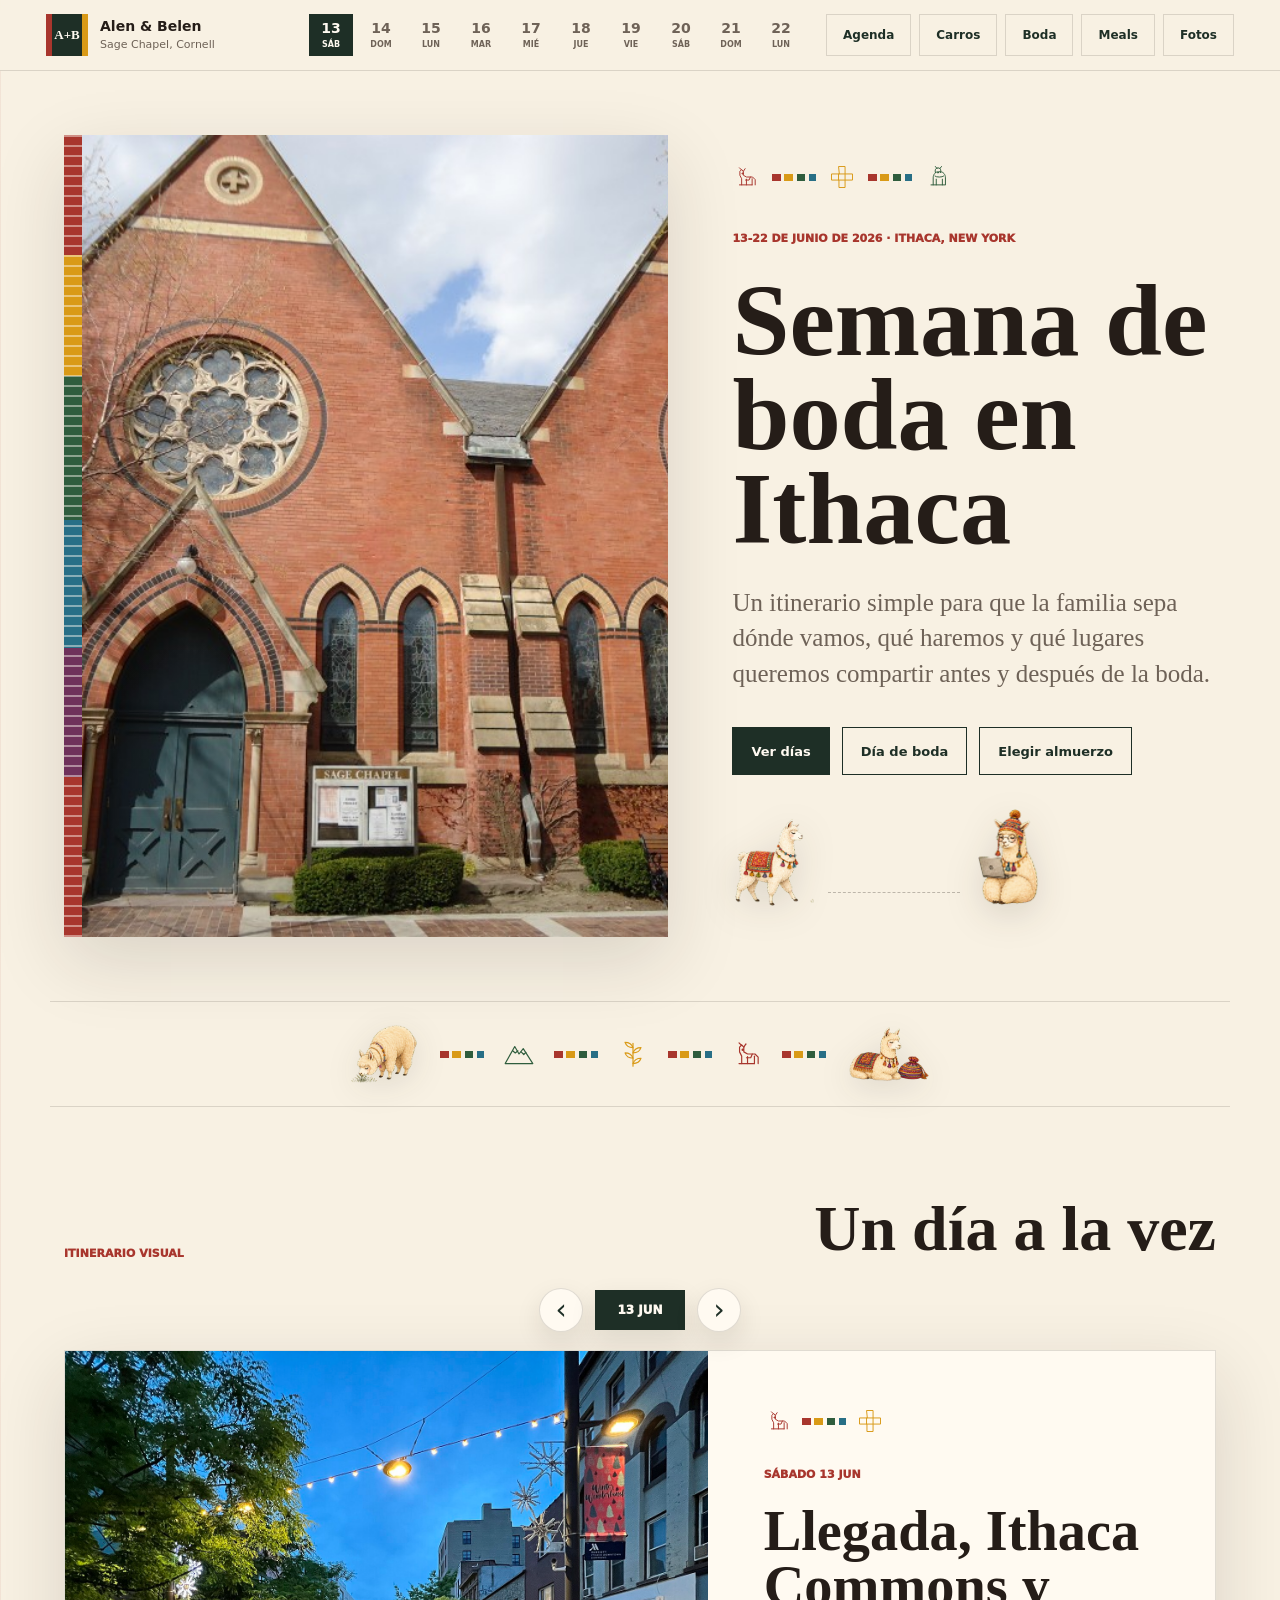
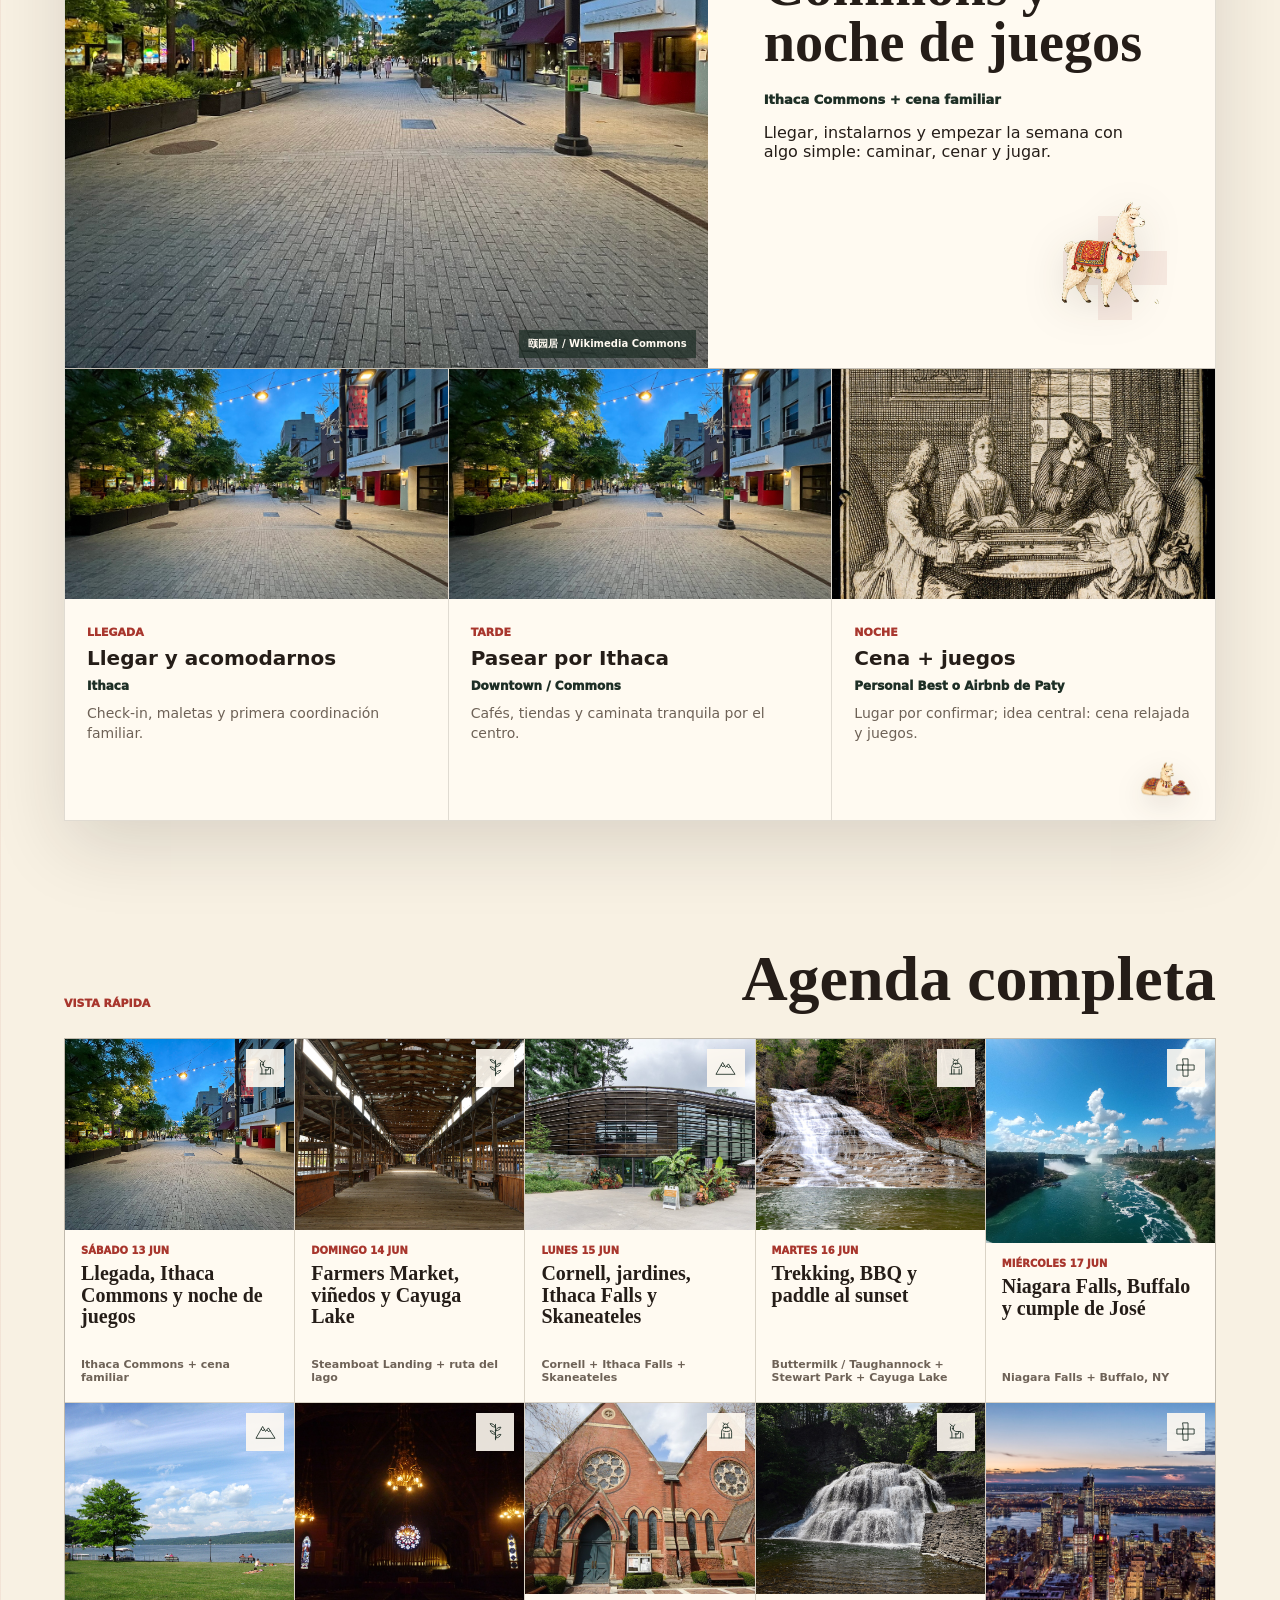
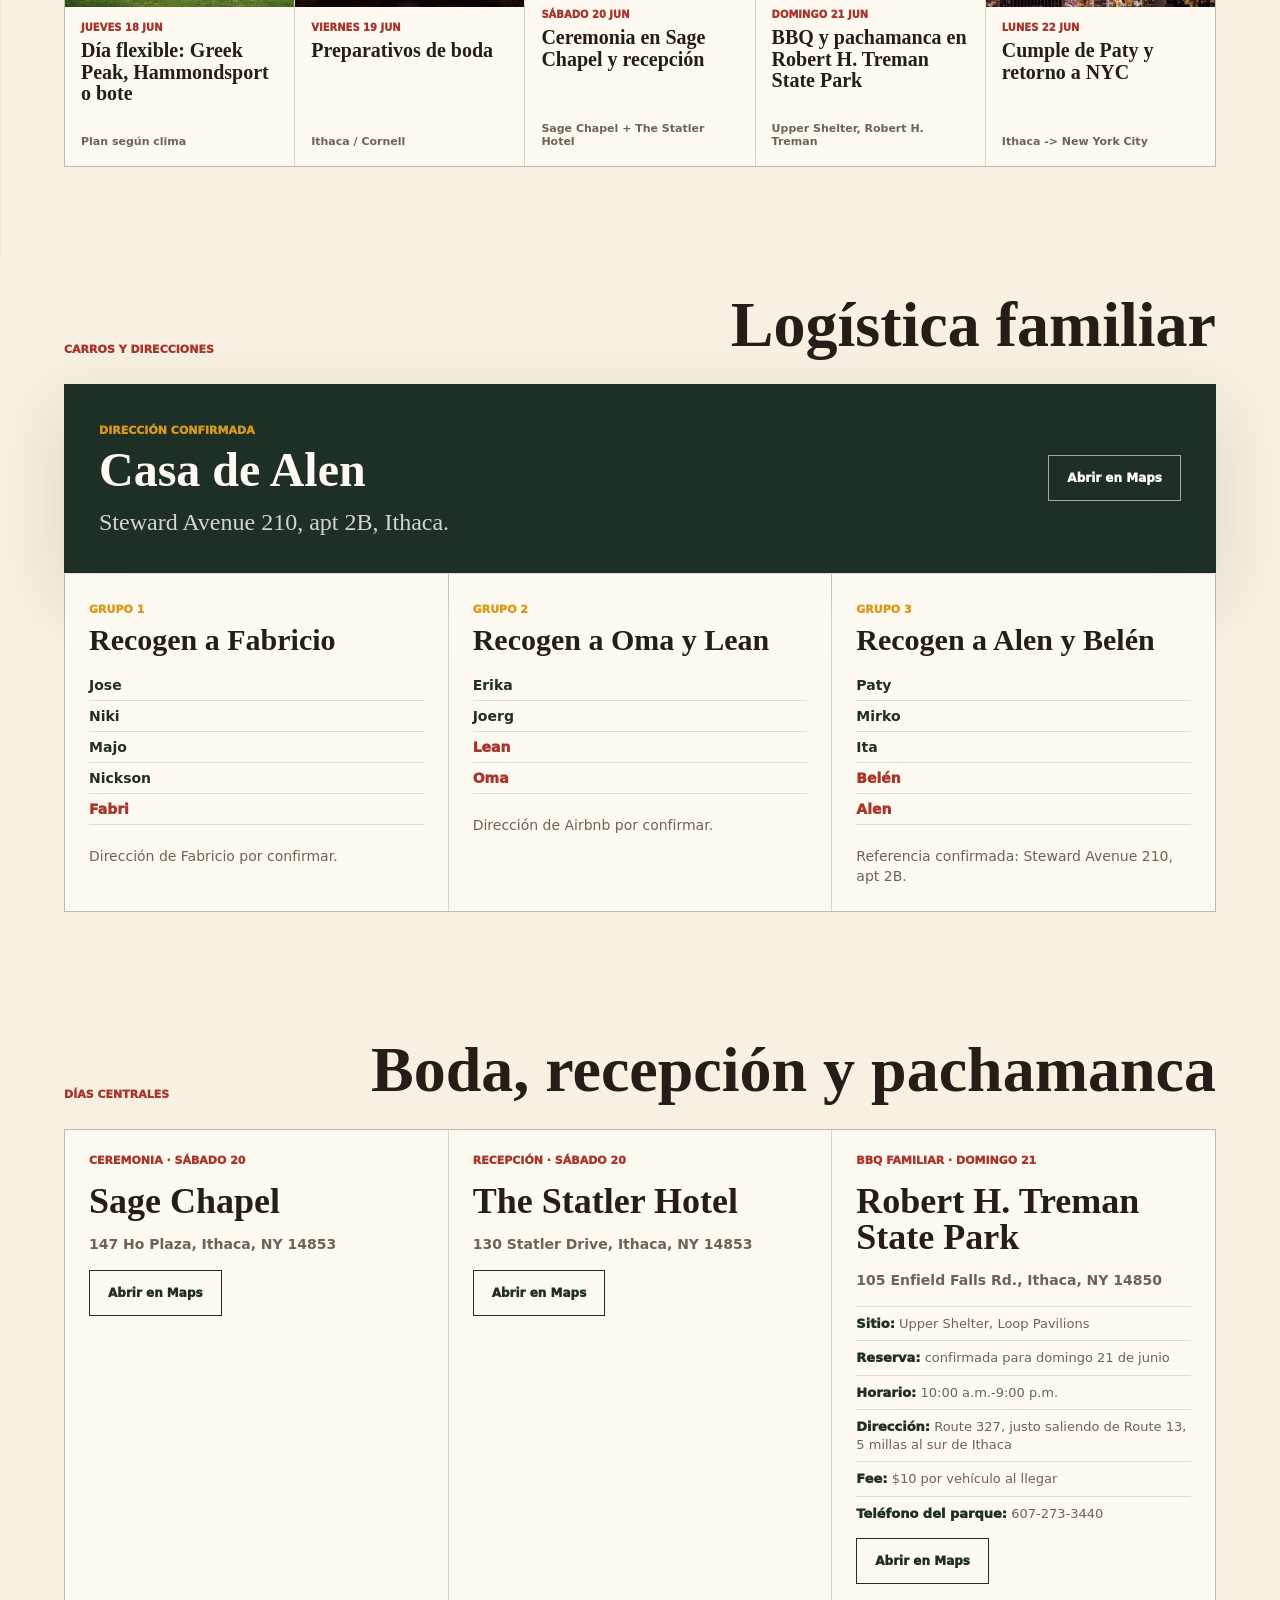
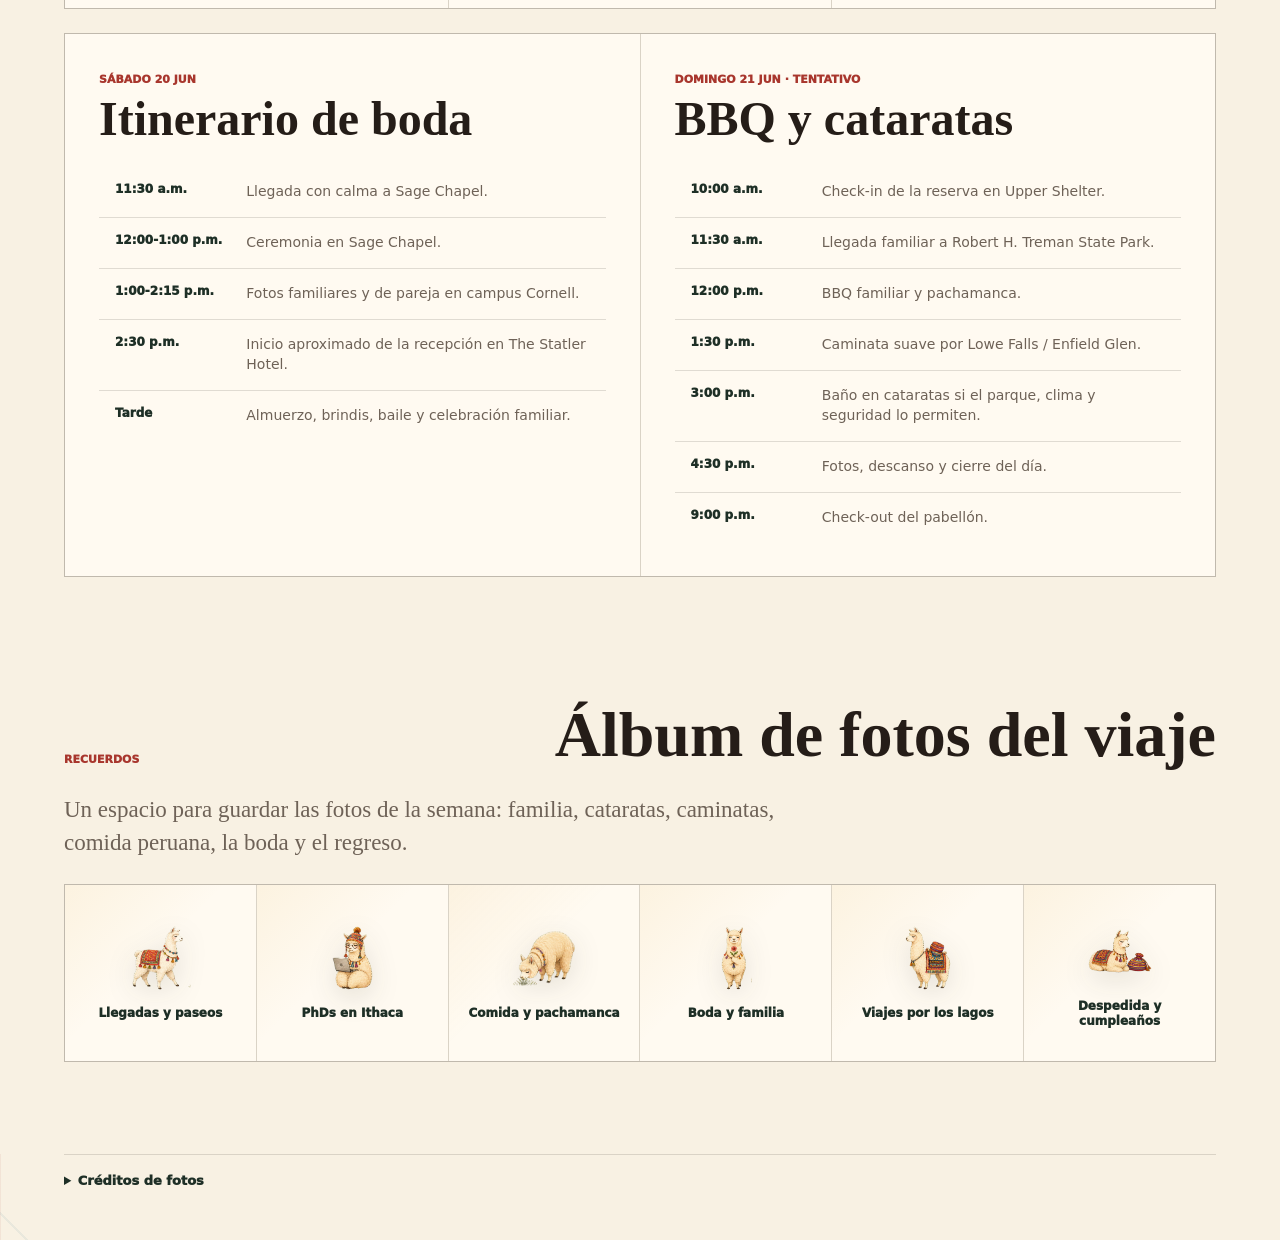
<file: wedding-week-site/index.html>
<!doctype html>
<html lang="es">
  <head>
    <meta charset="utf-8">
    <meta name="viewport" content="width=device-width, initial-scale=1">
    <title>Alen & Belen | Semana de boda en Ithaca</title>
    <meta
      name="description"
      content="Cronograma visual e interactivo de la semana de boda de Alen y Belen en Ithaca, Cornell."
    >
    <link
      rel="icon"
      href="data:image/svg+xml,%3Csvg xmlns='http://www.w3.org/2000/svg' viewBox='0 0 64 64'%3E%3Crect width='64' height='64' fill='%231e2f26'/%3E%3Ctext x='32' y='39' text-anchor='middle' font-family='Georgia,serif' font-size='18' font-weight='700' fill='%23fff8ec'%3EA+B%3C/text%3E%3C/svg%3E"
    >
    <link rel="stylesheet" href="./styles.css?v=20260526-bbq1">
  </head>
  <body>
    <svg class="sprite" aria-hidden="true" focusable="false">
      <symbol id="icon-llama" viewBox="0 0 64 64">
        <path d="M17 50h29" />
        <path d="M22 50V36l-4-8v-9l4-4 4 4v9l7 4h14l6 6v12" />
        <path d="M33 50V37" />
        <path d="M46 50V36" />
        <path d="M22 16l-5-5" />
        <path d="M26 19l4-6" />
        <path d="M42 32l-3 7h-8" />
        <circle cx="24" cy="24" r="1.3" />
      </symbol>
      <symbol id="icon-alpaca" viewBox="0 0 64 64">
        <path d="M16 50h31" />
        <path d="M21 50V34c0-8 5-14 12-14h4c7 0 12 6 12 14v16" />
        <path d="M28 50V37" />
        <path d="M42 50V37" />
        <path d="M26 22c-2-6 1-11 6-11s8 5 6 11" />
        <path d="M30 13l-4-5" />
        <path d="M36 13l4-5" />
        <path d="M25 30c3 3 17 3 20 0" />
        <circle cx="32" cy="22" r="1.2" />
      </symbol>
      <symbol id="icon-chakana" viewBox="0 0 64 64">
        <path d="M25 8h14v17h17v14H39v17H25V39H8V25h17z" />
        <path d="M25 25h14v14H25z" />
      </symbol>
      <symbol id="icon-mountain" viewBox="0 0 64 64">
        <path d="M6 50 24 18l8 14 8-10 18 28z" />
        <path d="m20 26 5 4 5-4" />
        <path d="m36 28 5 5 4-4" />
      </symbol>
      <symbol id="icon-quinoa" viewBox="0 0 64 64">
        <path d="M32 55V12" />
        <path d="M32 20c-8 0-13-4-15-10 8 0 13 4 15 10z" />
        <path d="M32 30c8 0 13-4 15-10-8 0-13 4-15 10z" />
        <path d="M32 40c-8 0-13-4-15-10 8 0 13 4 15 10z" />
        <path d="M32 50c8 0 13-4 15-10-8 0-13 4-15 10z" />
      </symbol>
    </svg>

    <header class="site-header">
      <a class="brand" href="#inicio" aria-label="Ir al inicio">
        <span class="brand-mark">A+B</span>
        <span>
          <strong>Alen & Belen</strong>
          <small>Sage Chapel, Cornell</small>
        </span>
      </a>
      <nav class="day-nav" id="dayNav" aria-label="Días de la semana"></nav>
      <div class="header-links" aria-label="Secciones rápidas">
        <a class="agenda-link" href="#agenda">Agenda</a>
        <a class="agenda-link" href="#logistica">Carros</a>
        <a class="agenda-link" href="#boda-info">Boda</a>
        <a class="agenda-link" href="./lunch.html">Meals</a>
        <a class="agenda-link" href="#album">Fotos</a>
      </div>
    </header>

    <main>
      <section class="hero" id="inicio" aria-labelledby="heroTitle">
        <figure class="hero-media">
          <img id="heroImage" alt="">
        </figure>
        <div class="hero-copy">
          <div class="hero-motifs" aria-hidden="true">
            <svg><use href="#icon-llama"></use></svg>
            <span></span>
            <svg><use href="#icon-chakana"></use></svg>
            <span></span>
            <svg><use href="#icon-alpaca"></use></svg>
          </div>
          <p class="date-line">13-22 de junio de 2026 · Ithaca, New York</p>
          <h1 id="heroTitle">Semana de boda en Ithaca</h1>
          <p>
            Un itinerario simple para que la familia sepa dónde vamos,
            qué haremos y qué lugares queremos compartir antes y después de la boda.
          </p>
          <div class="hero-actions">
            <a class="primary-button" href="#itinerario">Ver días</a>
            <a class="secondary-button" href="#dia-20">Día de boda</a>
            <a class="secondary-button" href="./lunch.html">Elegir almuerzo</a>
          </div>
          <div class="hero-llamas" aria-hidden="true">
            <img src="./assets/llamas/llama-walking.png" alt="">
            <span></span>
            <img src="./assets/llamas/llama-laptop.png" alt="">
          </div>
        </div>
      </section>

      <div class="andean-band" aria-hidden="true">
        <img class="band-llama band-llama-left" src="./assets/llamas/llama-eating.png" alt="">
        <span></span>
        <svg><use href="#icon-mountain"></use></svg>
        <span></span>
        <svg><use href="#icon-quinoa"></use></svg>
        <span></span>
        <svg><use href="#icon-llama"></use></svg>
        <span></span>
        <img class="band-llama band-llama-right" src="./assets/llamas/llama-resting.png" alt="">
      </div>

      <section class="itinerary" id="itinerario" aria-live="polite">
        <div class="section-head">
          <span>Itinerario visual</span>
          <h2>Un día a la vez</h2>
        </div>

        <div class="day-shell">
          <div class="day-toolbar">
            <button class="circle-button" id="prevDay" type="button" aria-label="Día anterior">‹</button>
            <div class="current-day" id="currentDayLabel">13 JUN</div>
            <button class="circle-button" id="nextDay" type="button" aria-label="Día siguiente">›</button>
          </div>

          <article class="day-view" id="dayView"></article>
        </div>
      </section>

      <section class="agenda" id="agenda">
        <div class="section-head">
          <span>Vista rápida</span>
          <h2>Agenda completa</h2>
        </div>
        <div class="agenda-grid" id="agendaGrid"></div>
      </section>

      <section class="logistics" id="logistica">
        <div class="section-head">
          <span>Carros y direcciones</span>
          <h2>Logística familiar</h2>
        </div>

        <div class="logistics-shell">
          <article class="address-card">
            <div>
              <span>Dirección confirmada</span>
              <h3>Casa de Alen</h3>
              <p>Steward Avenue 210, apt 2B, Ithaca.</p>
            </div>
            <a
              class="map-button"
              href="https://www.google.com/maps/search/?api=1&query=Steward%20Avenue%20210%2C%20apt%202B%2C%20Ithaca"
              target="_blank"
              rel="noreferrer"
            >
              Abrir en Maps
            </a>
          </article>

          <div class="car-grid" aria-label="Grupos de carros">
            <article class="car-card">
              <span>Grupo 1</span>
              <h3>Recogen a Fabricio</h3>
              <ul>
                <li>Jose</li>
                <li>Niki</li>
                <li>Majo</li>
                <li>Nickson</li>
                <li class="picked-up">Fabri</li>
              </ul>
              <p>Dirección de Fabricio por confirmar.</p>
            </article>

            <article class="car-card">
              <span>Grupo 2</span>
              <h3>Recogen a Oma y Lean</h3>
              <ul>
                <li>Erika</li>
                <li>Joerg</li>
                <li class="picked-up">Lean</li>
                <li class="picked-up">Oma</li>
              </ul>
              <p>Dirección de Airbnb por confirmar.</p>
            </article>

            <article class="car-card">
              <span>Grupo 3</span>
              <h3>Recogen a Alen y Belén</h3>
              <ul>
                <li>Paty</li>
                <li>Mirko</li>
                <li>Ita</li>
                <li class="picked-up">Belén</li>
                <li class="picked-up">Alen</li>
              </ul>
              <p>Referencia confirmada: Steward Avenue 210, apt 2B.</p>
            </article>
          </div>
        </div>
      </section>

      <section class="wedding-info" id="boda-info">
        <div class="section-head">
          <span>Días centrales</span>
          <h2>Boda, recepción y pachamanca</h2>
        </div>

        <div class="wedding-shell">
          <div class="map-grid" aria-label="Mapas de los días de boda">
            <article class="map-card">
              <span>Ceremonia · sábado 20</span>
              <h3>Sage Chapel</h3>
              <p>147 Ho Plaza, Ithaca, NY 14853</p>
              <a
                class="map-button map-button-light"
                href="https://www.google.com/maps/search/?api=1&query=147%20Ho%20Plaza%2C%20Ithaca%2C%20NY%2014853"
                target="_blank"
                rel="noreferrer"
              >
                Abrir en Maps
              </a>
            </article>

            <article class="map-card">
              <span>Recepción · sábado 20</span>
              <h3>The Statler Hotel</h3>
              <p>130 Statler Drive, Ithaca, NY 14853</p>
              <a
                class="map-button map-button-light"
                href="https://www.google.com/maps/search/?api=1&query=130%20Statler%20Drive%2C%20Ithaca%2C%20NY%2014853"
                target="_blank"
                rel="noreferrer"
              >
                Abrir en Maps
              </a>
            </article>

            <article class="map-card">
              <span>BBQ familiar · domingo 21</span>
              <h3>Robert H. Treman State Park</h3>
              <p>105 Enfield Falls Rd., Ithaca, NY 14850</p>
              <ul class="info-list">
                <li><strong>Sitio:</strong> Upper Shelter, Loop Pavilions</li>
                <li><strong>Reserva:</strong> confirmada para domingo 21 de junio</li>
                <li><strong>Horario:</strong> 10:00 a.m.-9:00 p.m.</li>
                <li><strong>Dirección:</strong> Route 327, justo saliendo de Route 13, 5 millas al sur de Ithaca</li>
                <li><strong>Fee:</strong> $10 por vehículo al llegar</li>
                <li><strong>Teléfono del parque:</strong> 607-273-3440</li>
              </ul>
              <a
                class="map-button map-button-light"
                href="https://www.google.com/maps/search/?api=1&query=105%20Enfield%20Falls%20Rd%2C%20Ithaca%2C%20NY%2014850"
                target="_blank"
                rel="noreferrer"
              >
                Abrir en Maps
              </a>
            </article>
          </div>

          <div class="timeline-grid">
            <article class="timeline-day">
              <div class="timeline-title">
                <span>Sábado 20 JUN</span>
                <h3>Itinerario de boda</h3>
              </div>
              <ol class="hour-list">
                <li>
                  <time>11:30 a.m.</time>
                  <p>Llegada con calma a Sage Chapel.</p>
                </li>
                <li>
                  <time>12:00-1:00 p.m.</time>
                  <p>Ceremonia en Sage Chapel.</p>
                </li>
                <li>
                  <time>1:00-2:15 p.m.</time>
                  <p>Fotos familiares y de pareja en campus Cornell.</p>
                </li>
                <li>
                  <time>2:30 p.m.</time>
                  <p>Inicio aproximado de la recepción en The Statler Hotel.</p>
                </li>
                <li>
                  <time>Tarde</time>
                  <p>Almuerzo, brindis, baile y celebración familiar.</p>
                </li>
              </ol>
            </article>

            <article class="timeline-day">
              <div class="timeline-title">
                <span>Domingo 21 JUN · tentativo</span>
                <h3>BBQ y cataratas</h3>
              </div>
              <ol class="hour-list">
                <li>
                  <time>10:00 a.m.</time>
                  <p>Check-in de la reserva en Upper Shelter.</p>
                </li>
                <li>
                  <time>11:30 a.m.</time>
                  <p>Llegada familiar a Robert H. Treman State Park.</p>
                </li>
                <li>
                  <time>12:00 p.m.</time>
                  <p>BBQ familiar y pachamanca.</p>
                </li>
                <li>
                  <time>1:30 p.m.</time>
                  <p>Caminata suave por Lowe Falls / Enfield Glen.</p>
                </li>
                <li>
                  <time>3:00 p.m.</time>
                  <p>Baño en cataratas si el parque, clima y seguridad lo permiten.</p>
                </li>
                <li>
                  <time>4:30 p.m.</time>
                  <p>Fotos, descanso y cierre del día.</p>
                </li>
                <li>
                  <time>9:00 p.m.</time>
                  <p>Check-out del pabellón.</p>
                </li>
              </ol>
            </article>
          </div>
        </div>
      </section>

      <section class="album" id="album">
        <div class="section-head">
          <span>Recuerdos</span>
          <h2>Álbum de fotos del viaje</h2>
        </div>

        <div class="album-shell">
          <p>
            Un espacio para guardar las fotos de la semana: familia, cataratas,
            caminatas, comida peruana, la boda y el regreso.
          </p>
          <div class="album-grid" aria-label="Álbum de fotos por agregar">
            <article>
              <img src="./assets/llamas/llama-walking.png" alt="" aria-hidden="true">
              <span>Llegadas y paseos</span>
            </article>
            <article>
              <img src="./assets/llamas/llama-laptop.png" alt="" aria-hidden="true">
              <span>PhDs en Ithaca</span>
            </article>
            <article>
              <img src="./assets/llamas/llama-eating.png" alt="" aria-hidden="true">
              <span>Comida y pachamanca</span>
            </article>
            <article>
              <img src="./assets/llamas/llama-flower.png" alt="" aria-hidden="true">
              <span>Boda y familia</span>
            </article>
            <article>
              <img src="./assets/llamas/llama-blanket.png" alt="" aria-hidden="true">
              <span>Viajes por los lagos</span>
            </article>
            <article>
              <img src="./assets/llamas/llama-resting.png" alt="" aria-hidden="true">
              <span>Despedida y cumpleaños</span>
            </article>
          </div>
        </div>
      </section>

      <footer class="credits" id="creditos">
        <details>
          <summary>Créditos de fotos</summary>
          <div id="creditsList"></div>
        </details>
      </footer>
    </main>

    <script src="./script.js?v=20260526-bbq1"></script>
  </body>
</html>
</file>
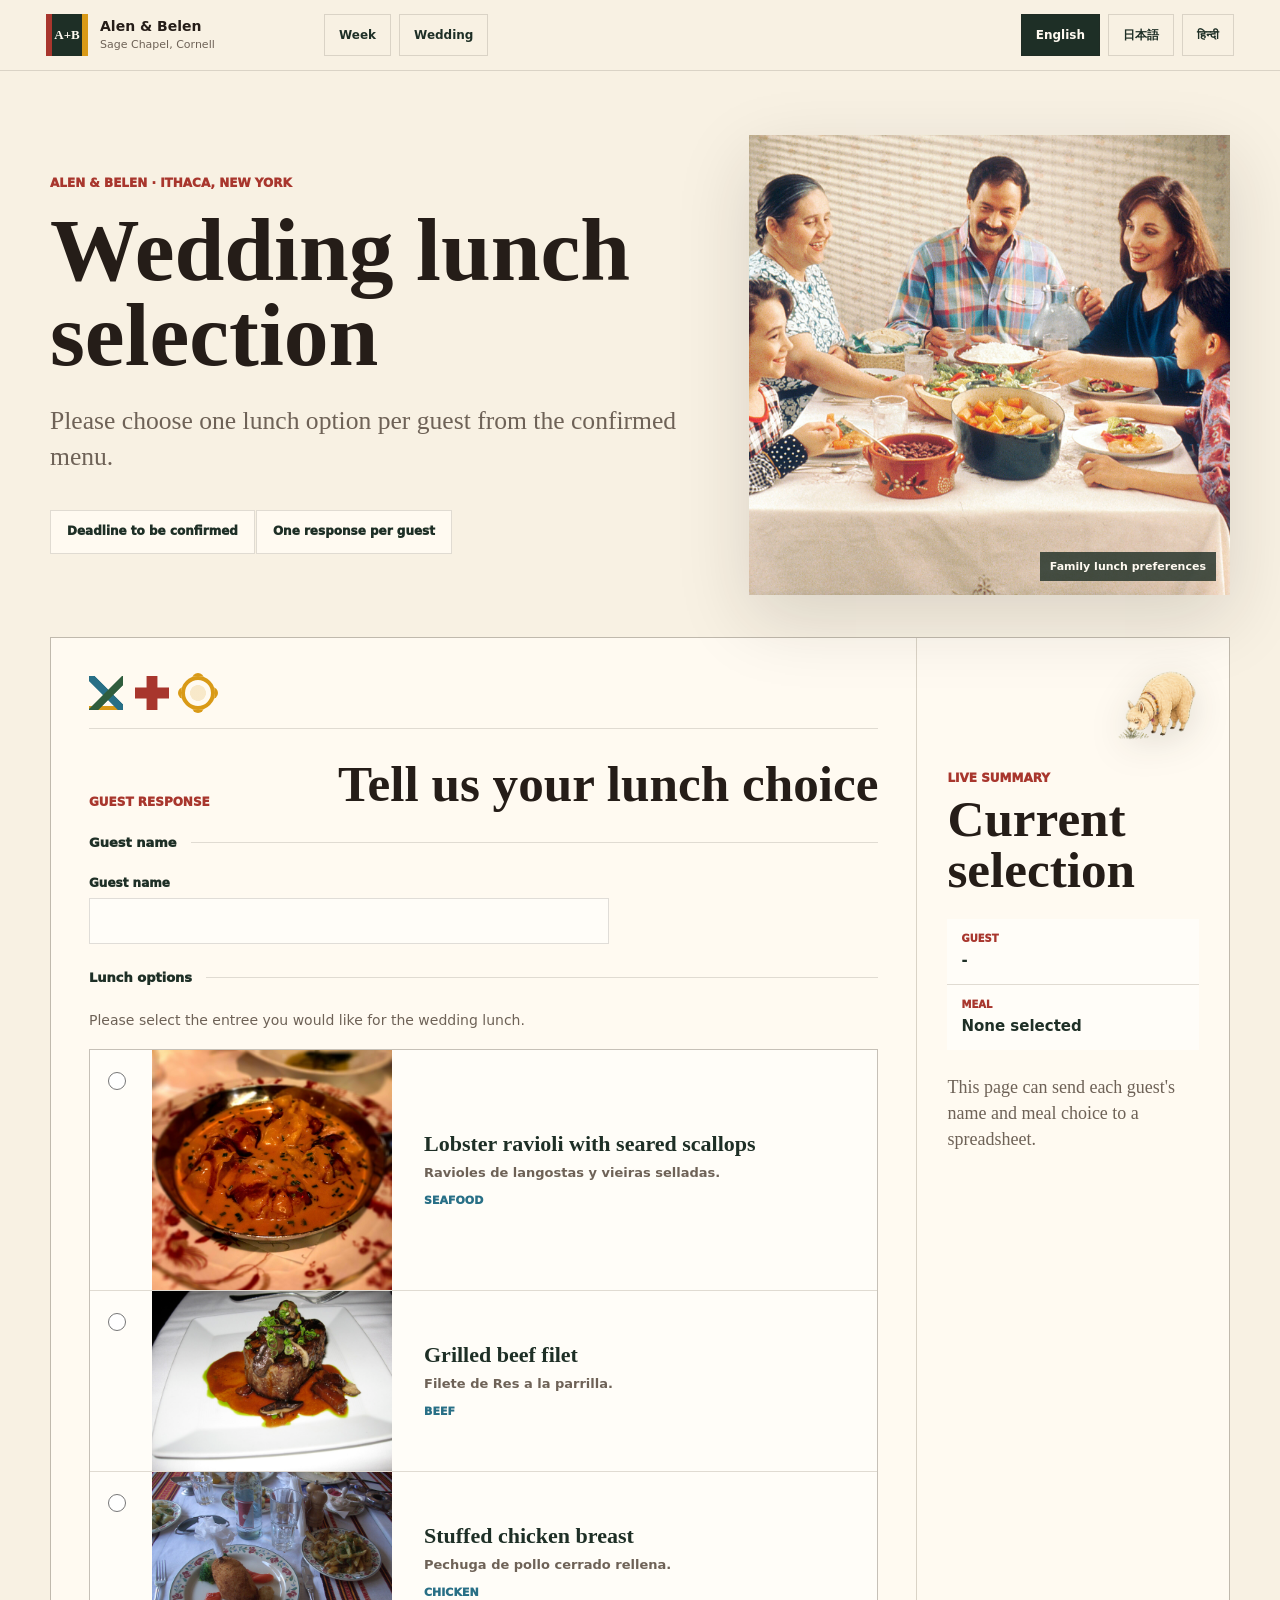
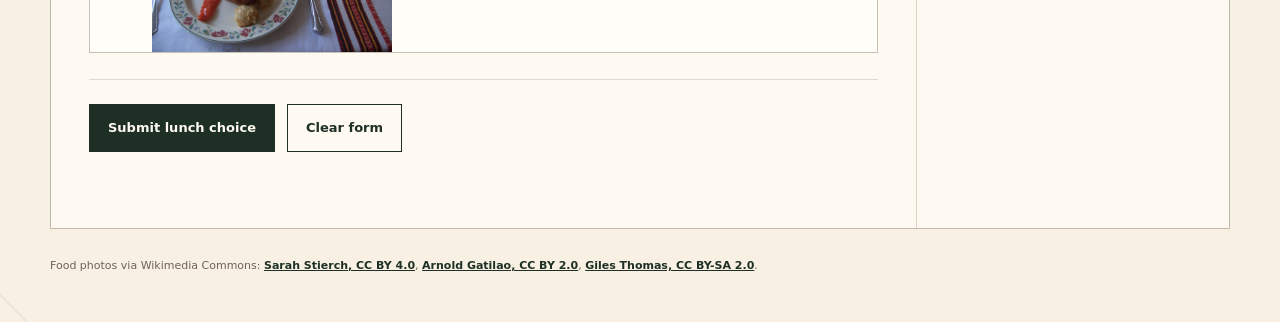
<file: wedding-week-site/lunch.html>
<!doctype html>
<html lang="en">
  <head>
    <meta charset="utf-8">
    <meta name="viewport" content="width=device-width, initial-scale=1">
    <title>Alen & Belen | Lunch selection</title>
    <meta
      name="description"
      content="Lunch selection form for guests of Alen and Belen's wedding week."
    >
    <link
      rel="icon"
      href="data:image/svg+xml,%3Csvg xmlns='http://www.w3.org/2000/svg' viewBox='0 0 64 64'%3E%3Crect width='64' height='64' fill='%231e2f26'/%3E%3Ctext x='32' y='39' text-anchor='middle' font-family='Georgia,serif' font-size='18' font-weight='700' fill='%23fff8ec'%3EA+B%3C/text%3E%3C/svg%3E"
    >
    <link rel="stylesheet" href="./lunch.css?v=20260530-lunch3">
  </head>
  <body>
    <header class="meal-header">
      <a class="brand" href="./index.html" aria-label="Back to wedding week">
        <span class="brand-mark">A+B</span>
        <span>
          <strong>Alen & Belen</strong>
          <small>Sage Chapel, Cornell</small>
        </span>
      </a>
      <nav class="meal-nav" aria-label="Wedding links">
        <a href="./index.html">Week</a>
        <a href="./index.html#boda-info">Wedding</a>
      </nav>
      <div class="language-switch" aria-label="Language">
        <button class="language-button" type="button" data-lang="en" aria-current="true">English</button>
        <button class="language-button" type="button" data-lang="ja">日本語</button>
        <button class="language-button" type="button" data-lang="hi">हिन्दी</button>
      </div>
    </header>

    <main>
      <section class="meal-hero" aria-labelledby="mealTitle">
        <div class="hero-copy">
          <p class="date-line">Alen & Belen · Ithaca, New York</p>
          <h1 id="mealTitle" data-i18n="title">Wedding lunch selection</h1>
          <p data-i18n="intro">
            Please choose one lunch option per guest from the confirmed menu.
          </p>
          <div class="status-row" aria-label="Form status">
            <span data-i18n="deadline">Deadline to be confirmed</span>
            <span data-i18n="onePerGuest">One response per guest</span>
          </div>
        </div>
        <figure class="hero-photo">
          <img src="./assets/photos/family-meal.jpg" alt="Family sharing a meal.">
          <figcaption data-i18n="photoCaption">Family lunch preferences</figcaption>
        </figure>
      </section>

      <section class="meal-workspace" aria-labelledby="formTitle">
        <form class="meal-form" id="mealForm" novalidate>
          <div class="andes-ornaments" aria-hidden="true">
            <span class="motif motif-mountain"></span>
            <span class="motif motif-chakana"></span>
            <span class="motif motif-sun"></span>
          </div>
          <div class="form-heading">
            <span data-i18n="formKicker">Guest response</span>
            <h2 id="formTitle" data-i18n="formTitle">Tell us your lunch choice</h2>
          </div>

          <fieldset class="form-section">
            <legend data-i18n="guestInfo">Guest name</legend>
            <div class="field-grid single-field">
              <label>
                <span data-i18n="guestName">Guest name</span>
                <input id="guestName" name="guestName" type="text" autocomplete="name" required>
              </label>
            </div>
          </fieldset>

          <fieldset class="form-section">
            <legend data-i18n="mealLegend">Lunch options</legend>
            <p class="section-note" data-i18n="mealNote">
              Please select the entree you would like for the wedding lunch.
            </p>
            <div class="meal-options" id="mealOptions"></div>
          </fieldset>

          <div class="form-actions">
            <button class="primary-button" type="submit" data-i18n="submit">Submit lunch choice</button>
            <button class="secondary-button" type="button" id="resetForm" data-i18n="reset">Clear form</button>
          </div>
          <p class="form-message" id="formMessage" role="status" aria-live="polite"></p>
        </form>

        <aside class="summary-panel" aria-labelledby="summaryTitle">
          <img src="./assets/llamas/llama-eating.png" alt="" aria-hidden="true">
          <span data-i18n="summaryKicker">Live summary</span>
          <h2 id="summaryTitle" data-i18n="summaryTitle">Current selection</h2>
          <dl>
            <div>
              <dt data-i18n="summaryGuest">Guest</dt>
              <dd id="summaryGuest">-</dd>
            </div>
            <div>
              <dt data-i18n="summaryMeal">Meal</dt>
              <dd id="summaryMeal">-</dd>
            </div>
          </dl>
          <p data-i18n="summaryHelp">
            This page can send each guest's name and meal choice to a spreadsheet.
          </p>
        </aside>
      </section>

      <section class="admin-panel" id="adminPanel" hidden>
        <div>
          <span>Admin preview</span>
          <h2>Local test submissions</h2>
          <p>
            These entries are saved only in this browser until a collection endpoint is connected.
          </p>
        </div>
        <div class="admin-actions">
          <button class="secondary-button" type="button" id="downloadCsv">Download CSV</button>
          <button class="secondary-button" type="button" id="clearLocal">Clear local tests</button>
        </div>
        <div class="admin-table-wrap">
          <table class="admin-table" id="adminTable">
            <thead>
              <tr>
                <th>Time</th>
                <th>Name</th>
                <th>Meal</th>
                <th>Language</th>
              </tr>
            </thead>
            <tbody></tbody>
          </table>
        </div>
      </section>

      <footer class="meal-footer">
        <span>Food photos via Wikimedia Commons:</span>
        <a href="https://commons.wikimedia.org/wiki/File:Lobster_ravioli_-_Fiola_-_Stierch_2018_02.jpg">Sarah Stierch, CC BY 4.0</a>,
        <a href="https://commons.wikimedia.org/wiki/File:10oz._Filet_Mignon.jpg">Arnold Gatilao, CC BY 2.0</a>,
        <a href="https://commons.wikimedia.org/wiki/File:Chicken_Kiev_in_Kiev.jpg">Giles Thomas, CC BY-SA 2.0</a>.
      </footer>
    </main>

    <script src="./lunch.js?v=20260530-lunch3"></script>
  </body>
</html>
</file>
<file: wedding-week-site/styles.css>
:root {
  color-scheme: light;
  --paper: #f8f1e3;
  --surface: #fffaf1;
  --ink: #251d18;
  --muted: #6e6257;
  --line: rgba(37, 29, 24, 0.14);
  --deep: #1e2f26;
  --red: #a8362d;
  --gold: #d99a17;
  --green: #2f5d3d;
  --blue: #286f86;
  --plum: #6f315b;
  --shadow: 0 24px 70px rgba(37, 29, 24, 0.14);
  --sans: Inter, Avenir, "Avenir Next", "Segoe UI", system-ui, sans-serif;
  --serif: Georgia, "Times New Roman", serif;
}

* {
  box-sizing: border-box;
}

.sprite {
  position: absolute;
  width: 0;
  height: 0;
  overflow: hidden;
}

html {
  scroll-behavior: smooth;
}

body {
  margin: 0;
  min-width: 320px;
  overflow-x: hidden;
  background:
    linear-gradient(135deg, rgba(217, 154, 23, 0.08) 0 8px, transparent 8px 24px),
    linear-gradient(45deg, transparent 0 18px, rgba(40, 111, 134, 0.07) 18px 20px, transparent 20px 42px),
    linear-gradient(90deg, rgba(168, 54, 45, 0.07) 0 1px, transparent 1px 120px),
    var(--paper);
  color: var(--ink);
  font-family: var(--sans);
}

button,
a {
  -webkit-tap-highlight-color: transparent;
}

button {
  font: inherit;
}

img {
  display: block;
  max-width: 100%;
}

main,
section,
.hero,
.day-hero,
.hero-media,
.day-photo,
.day-view,
.hero-copy,
.day-copy {
  min-width: 0;
}

main > section,
.andean-band {
  scroll-margin-top: 70px;
}

a {
  color: inherit;
}

.site-header {
  position: sticky;
  top: 0;
  z-index: 20;
  display: grid;
  grid-template-columns: minmax(180px, 240px) 1fr auto;
  gap: 18px;
  align-items: center;
  padding: 14px clamp(18px, 4vw, 46px);
  border-bottom: 1px solid var(--line);
  background: rgba(248, 241, 227, 0.98);
  backdrop-filter: blur(18px);
}

.brand {
  display: inline-flex;
  gap: 12px;
  align-items: center;
  color: var(--ink);
  text-decoration: none;
}

.brand-mark {
  display: grid;
  width: 42px;
  height: 42px;
  place-items: center;
  background:
    linear-gradient(90deg, var(--red) 0 14%, transparent 14% 86%, var(--gold) 86% 100%),
    var(--deep);
  color: var(--surface);
  font-family: var(--serif);
  font-size: 13px;
  font-weight: 800;
}

.brand strong,
.brand small {
  display: block;
}

.brand strong {
  font-size: 14px;
  line-height: 1.1;
}

.brand small {
  margin-top: 3px;
  color: var(--muted);
  font-size: 11px;
}

.day-nav {
  display: flex;
  gap: 6px;
  justify-content: center;
  min-width: 0;
  overflow-x: auto;
  scrollbar-width: none;
}

.day-nav::-webkit-scrollbar {
  display: none;
}

.day-button {
  display: grid;
  width: 44px;
  height: 42px;
  place-items: center;
  border: 0;
  background: transparent;
  color: var(--muted);
  cursor: pointer;
  line-height: 1;
}

.day-button strong,
.day-button small {
  display: block;
}

.day-button strong {
  font-size: 14px;
}

.day-button small {
  margin-top: -5px;
  font-size: 8px;
  font-weight: 900;
  text-transform: uppercase;
}

.day-button[aria-current="true"] {
  background: var(--deep);
  color: var(--surface);
}

.agenda-link {
  display: inline-flex;
  min-height: 42px;
  align-items: center;
  border: 1px solid var(--line);
  padding: 0 16px;
  color: var(--deep);
  font-size: 12px;
  font-weight: 900;
  text-decoration: none;
}

.header-links {
  display: flex;
  gap: 8px;
  justify-content: flex-end;
}

.hero {
  position: relative;
  min-height: calc(100svh - 71px);
  display: grid;
  grid-template-columns: minmax(0, 1fr) minmax(360px, 0.8fr);
  gap: clamp(24px, 5vw, 76px);
  align-items: stretch;
  padding: clamp(26px, 5vw, 64px) clamp(18px, 5vw, 76px);
}

.hero-media {
  position: relative;
  width: 100%;
  min-height: 560px;
  margin: 0;
  overflow: hidden;
  box-shadow: var(--shadow);
}

.hero-media::before,
.day-photo::before {
  content: "";
  position: absolute;
  inset: 0;
  z-index: 1;
  pointer-events: none;
  background: linear-gradient(180deg, transparent 58%, rgba(0, 0, 0, 0.18));
}

.hero-media::after {
  content: "";
  position: absolute;
  inset: 0 auto 0 0;
  z-index: 2;
  width: 18px;
  background:
    repeating-linear-gradient(0deg, rgba(255, 250, 241, 0.45) 0 2px, transparent 2px 10px),
    linear-gradient(
      to bottom,
      var(--red) 0 15%,
      var(--gold) 15% 30%,
      var(--green) 30% 48%,
      var(--blue) 48% 64%,
      var(--plum) 64% 80%,
      var(--red) 80% 100%
    );
}

.hero-media img,
.day-photo img,
.activity-photo img,
.agenda-card img {
  width: 100%;
  height: 100%;
  object-fit: cover;
}

.hero-copy {
  display: flex;
  min-height: 560px;
  flex-direction: column;
  justify-content: center;
  padding: 28px 0;
}

.hero-motifs,
.day-ornament,
.andean-band {
  display: flex;
  align-items: center;
  color: var(--deep);
}

.hero-motifs {
  gap: 12px;
  margin-bottom: 30px;
}

.hero-motifs svg,
.day-ornament svg,
.andean-band svg,
.agenda-motif svg {
  width: 28px;
  height: 28px;
  fill: none;
  stroke: currentColor;
  stroke-linecap: round;
  stroke-linejoin: round;
  stroke-width: 2.2;
}

.hero-motifs span,
.day-ornament span,
.andean-band span {
  display: block;
  width: 44px;
  height: 7px;
  background:
    linear-gradient(90deg, var(--red) 0 20%, transparent 20% 28%, var(--gold) 28% 48%, transparent 48% 56%, var(--green) 56% 76%, transparent 76% 84%, var(--blue) 84% 100%);
}

.hero-motifs svg:nth-of-type(1),
.day-ornament svg:nth-of-type(1),
.andean-band svg:nth-of-type(3) {
  color: var(--red);
}

.hero-motifs svg:nth-of-type(2),
.day-ornament svg:nth-of-type(2),
.andean-band svg:nth-of-type(2) {
  color: var(--gold);
}

.hero-motifs svg:nth-of-type(3),
.andean-band svg:nth-of-type(1) {
  color: var(--green);
}

.andean-band {
  position: relative;
  width: min(1180px, calc(100% - 36px));
  justify-content: center;
  gap: 18px;
  margin: 0 auto;
  min-height: 86px;
  padding: 20px 0;
  border-block: 1px solid var(--line);
}

.andean-band svg {
  width: 34px;
  height: 34px;
}

.band-llama {
  height: auto;
  pointer-events: none;
  filter: drop-shadow(0 8px 16px rgba(37, 29, 24, 0.12));
}

.band-llama-left {
  width: 72px;
  margin-right: 2px;
}

.band-llama-right {
  width: 86px;
  margin-left: 2px;
}

.date-line,
.section-head span,
.date-kicker,
.activity-copy span {
  color: var(--red);
  font-size: 11px;
  font-weight: 950;
  text-transform: uppercase;
}

h1,
h2,
h3 {
  margin: 0;
  font-family: var(--serif);
  letter-spacing: 0;
}

h1 {
  max-width: 760px;
  margin-top: 18px;
  font-size: clamp(56px, 8vw, 116px);
  line-height: 0.92;
}

.hero-copy p:not(.date-line) {
  width: 100%;
  max-width: min(560px, 100%);
  margin: 28px 0 0;
  color: var(--muted);
  font-family: var(--serif);
  font-size: clamp(18px, 2vw, 25px);
  line-height: 1.42;
  overflow-wrap: break-word;
}

.hero-actions {
  display: flex;
  flex-wrap: wrap;
  gap: 12px;
  margin-top: 36px;
}

.hero-llamas {
  display: flex;
  width: min(360px, 100%);
  align-items: flex-end;
  gap: 14px;
  margin-top: 30px;
  pointer-events: none;
}

.hero-llamas img {
  display: block;
  height: auto;
  filter: drop-shadow(0 10px 18px rgba(37, 29, 24, 0.14));
}

.hero-llamas img:first-child {
  width: 82px;
}

.hero-llamas img:last-child {
  width: 68px;
}

.hero-llamas span {
  flex: 1;
  max-width: 132px;
  margin-bottom: 16px;
  border-top: 1px dashed rgba(37, 29, 24, 0.28);
}

.primary-button,
.secondary-button {
  display: inline-flex;
  min-height: 48px;
  align-items: center;
  justify-content: center;
  border: 1px solid var(--deep);
  padding: 0 18px;
  font-size: 13px;
  font-weight: 900;
  text-decoration: none;
}

.primary-button {
  background: var(--deep);
  color: var(--surface);
}

.secondary-button {
  background: transparent;
  color: var(--deep);
}

.itinerary,
.agenda,
.logistics,
.wedding-info,
.album {
  padding: 92px clamp(18px, 5vw, 76px);
}

.section-head {
  display: flex;
  width: min(1180px, 100%);
  align-items: end;
  justify-content: space-between;
  gap: 24px;
  margin: 0 auto 28px;
}

.section-head h2 {
  font-size: clamp(38px, 5vw, 72px);
  line-height: 0.95;
}

.day-shell {
  width: min(1180px, 100%);
  margin: 0 auto;
}

.day-toolbar {
  display: flex;
  align-items: center;
  justify-content: center;
  gap: 12px;
  margin-bottom: 18px;
}

.circle-button,
.current-day {
  box-shadow: 0 10px 26px rgba(37, 29, 24, 0.1);
}

.circle-button {
  display: grid;
  width: 44px;
  height: 44px;
  place-items: center;
  border: 1px solid var(--line);
  border-radius: 50%;
  background: var(--surface);
  color: var(--deep);
  cursor: pointer;
  font-size: 28px;
  line-height: 1;
}

.current-day {
  min-width: 90px;
  padding: 13px 16px;
  background: var(--deep);
  color: var(--surface);
  font-size: 12px;
  font-weight: 950;
  text-align: center;
}

.day-view {
  border: 1px solid var(--line);
  background: var(--surface);
  box-shadow: var(--shadow);
}

.day-hero {
  display: grid;
  grid-template-columns: minmax(0, 0.95fr) minmax(340px, 0.75fr);
  min-height: 520px;
}

.day-photo {
  position: relative;
  width: 100%;
  min-height: 520px;
  margin: 0;
  overflow: hidden;
}

figcaption {
  position: absolute;
  right: 12px;
  bottom: 10px;
  z-index: 3;
  max-width: calc(100% - 24px);
  padding: 7px 9px;
  background: rgba(30, 47, 38, 0.72);
  color: var(--surface);
  font-size: 10px;
  font-weight: 800;
}

figcaption a {
  text-decoration: none;
}

.day-copy {
  position: relative;
  display: flex;
  flex-direction: column;
  justify-content: center;
  padding: clamp(28px, 5vw, 56px);
  overflow: hidden;
}

.day-copy::after {
  content: "";
  position: absolute;
  right: clamp(20px, 4vw, 48px);
  bottom: clamp(20px, 4vw, 48px);
  width: 104px;
  height: 104px;
  opacity: 0.08;
  pointer-events: none;
  background:
    linear-gradient(90deg, transparent 0 34%, var(--red) 34% 66%, transparent 66%),
    linear-gradient(0deg, transparent 0 34%, var(--red) 34% 66%, transparent 66%);
}

.day-copy > :not(.day-sticker) {
  position: relative;
  z-index: 2;
}

.day-ornament {
  position: relative;
  z-index: 1;
  gap: 10px;
  margin-bottom: 22px;
}

.day-sticker {
  position: relative;
  z-index: 2;
  align-self: flex-end;
  width: clamp(72px, 8vw, 104px);
  height: auto;
  margin-top: 20px;
  pointer-events: none;
  filter: drop-shadow(0 10px 20px rgba(37, 29, 24, 0.14));
}

.day-copy h3 {
  margin-top: 12px;
  font-size: clamp(34px, 4.4vw, 58px);
  line-height: 0.98;
}

.day-place {
  margin: 22px 0 0;
  color: var(--deep);
  font-size: 13px;
  font-weight: 950;
}

.day-copy p:last-child {
  width: 100%;
  max-width: min(480px, 100%);
  margin: 18px 0 0;
  color: var(--muted);
  font-family: var(--serif);
  font-size: 20px;
  line-height: 1.45;
  overflow-wrap: break-word;
}

.activity-grid {
  display: grid;
  grid-template-columns: repeat(3, minmax(0, 1fr));
  gap: 1px;
  margin: 0;
  padding: 0;
  border-top: 1px solid var(--line);
  background: var(--line);
  list-style: none;
}

.activity-card {
  min-width: 0;
  background: var(--surface);
}

.activity-photo {
  position: relative;
  aspect-ratio: 5 / 3;
  margin: 0;
  overflow: hidden;
}

.activity-photo figcaption {
  display: none;
}

.activity-copy {
  position: relative;
  padding: 22px;
}

.activity-card.has-llama .activity-copy {
  min-height: 0;
  padding-right: 22px;
}

.activity-llama {
  position: static;
  display: block;
  width: 54px;
  height: auto;
  margin: 16px 0 0 auto;
  pointer-events: none;
  filter: drop-shadow(0 8px 14px rgba(37, 29, 24, 0.14));
}

.activity-copy h4 {
  margin: 7px 0 0;
  color: var(--ink);
  font-size: 20px;
  line-height: 1.12;
}

.activity-copy p {
  margin: 9px 0 0;
  color: var(--muted);
  font-size: 14px;
  line-height: 1.42;
}

.activity-copy .place {
  color: var(--deep);
  font-size: 12px;
  font-weight: 950;
}

.agenda {
  padding-top: 36px;
}

.agenda-grid {
  display: grid;
  width: min(1180px, 100%);
  grid-template-columns: repeat(5, minmax(0, 1fr));
  gap: 1px;
  margin: 0 auto;
  border: 1px solid var(--line);
  background: var(--line);
}

.agenda-card {
  position: relative;
  display: flex;
  flex-direction: column;
  min-width: 0;
  border: 0;
  padding: 0;
  background: var(--surface);
  color: inherit;
  text-align: left;
  cursor: pointer;
}

.agenda-card img {
  width: 100%;
  aspect-ratio: 1.2 / 1;
  object-fit: cover;
}

.agenda-motif {
  position: absolute;
  top: 10px;
  right: 10px;
  display: grid;
  width: 38px;
  height: 38px;
  place-items: center;
  background: rgba(255, 250, 241, 0.9);
  color: var(--deep);
  font-style: normal;
}

.agenda-motif svg {
  width: 23px;
  height: 23px;
  stroke-width: 2.4;
}

.agenda-card span,
.agenda-card strong,
.agenda-card small {
  display: block;
  padding-inline: 16px;
}

.agenda-card span {
  padding-top: 15px;
  color: var(--red);
  font-size: 10px;
  font-weight: 950;
  text-transform: uppercase;
}

.agenda-card strong {
  min-height: 98px;
  padding-top: 7px;
  font-family: var(--serif);
  font-size: 20px;
  line-height: 1.08;
  overflow-wrap: break-word;
}

.agenda-card small {
  padding-top: 4px;
  padding-bottom: 18px;
  color: var(--muted);
  font-size: 11px;
  font-weight: 800;
}

.logistics {
  position: relative;
  background: var(--paper);
  padding-top: 36px;
}

.logistics-shell,
.album-shell {
  width: min(1180px, 100%);
  margin: 0 auto;
}

.address-card {
  display: grid;
  grid-template-columns: minmax(0, 1fr) auto;
  gap: 24px;
  align-items: center;
  border: 1px solid var(--line);
  background: var(--deep);
  color: var(--surface);
  padding: clamp(22px, 4vw, 34px);
  box-shadow: var(--shadow);
}

.address-card span,
.car-card span {
  color: var(--gold);
  font-size: 11px;
  font-weight: 950;
  text-transform: uppercase;
}

.address-card h3,
.car-card h3 {
  margin: 8px 0 0;
  font-family: var(--serif);
  line-height: 1;
}

.address-card h3 {
  font-size: clamp(32px, 4vw, 48px);
}

.address-card p {
  margin: 12px 0 0;
  color: rgba(255, 250, 241, 0.82);
  font-family: var(--serif);
  font-size: clamp(18px, 2vw, 24px);
  line-height: 1.35;
}

.map-button {
  display: inline-flex;
  min-height: 46px;
  align-items: center;
  justify-content: center;
  border: 1px solid rgba(255, 250, 241, 0.6);
  padding: 0 18px;
  color: var(--surface);
  font-size: 12px;
  font-weight: 950;
  text-decoration: none;
  white-space: nowrap;
}

.car-grid {
  display: grid;
  grid-template-columns: repeat(3, minmax(0, 1fr));
  gap: 1px;
  margin-top: 1px;
  border: 1px solid var(--line);
  border-top: 0;
  background: var(--line);
}

.car-card {
  min-width: 0;
  background: var(--surface);
  padding: 24px;
}

.car-card h3 {
  color: var(--ink);
  font-size: 30px;
}

.car-card ul {
  display: grid;
  gap: 7px;
  margin: 22px 0 0;
  padding: 0;
  list-style: none;
}

.car-card li {
  border-bottom: 1px solid var(--line);
  padding-bottom: 7px;
  color: var(--deep);
  font-size: 14px;
  font-weight: 900;
}

.car-card li.picked-up {
  color: var(--red);
  font-weight: 950;
}

.car-card p {
  margin: 22px 0 0;
  color: var(--muted);
  font-size: 14px;
  line-height: 1.42;
}

.wedding-info {
  position: relative;
  background: var(--paper);
  padding-top: 36px;
}

.wedding-shell {
  width: min(1180px, 100%);
  margin: 0 auto;
}

.map-grid,
.timeline-grid {
  display: grid;
  gap: 1px;
  border: 1px solid var(--line);
  background: var(--line);
}

.map-grid {
  grid-template-columns: repeat(3, minmax(0, 1fr));
}

.map-card,
.timeline-day {
  min-width: 0;
  background: var(--surface);
}

.map-card {
  display: grid;
  gap: 16px;
  align-content: start;
  padding: 24px;
}

.map-card span,
.timeline-title span {
  color: var(--red);
  font-size: 11px;
  font-weight: 950;
  text-transform: uppercase;
}

.map-card h3,
.timeline-title h3 {
  margin: 0;
  font-family: var(--serif);
  line-height: 1;
}

.map-card h3 {
  font-size: clamp(26px, 3vw, 36px);
}

.map-card p {
  margin: 0;
  color: var(--muted);
  font-size: 14px;
  font-weight: 850;
  line-height: 1.35;
}

.info-list {
  display: grid;
  gap: 8px;
  margin: 0;
  padding: 0;
  list-style: none;
}

.info-list li {
  border-top: 1px solid var(--line);
  padding-top: 8px;
  color: var(--muted);
  font-size: 13px;
  line-height: 1.35;
}

.info-list strong {
  color: var(--deep);
  font-weight: 950;
}

.map-button-light {
  width: fit-content;
  border-color: var(--deep);
  color: var(--deep);
}

.timeline-grid {
  grid-template-columns: repeat(2, minmax(0, 1fr));
  margin-top: 24px;
}

.timeline-day {
  padding: clamp(22px, 4vw, 34px);
}

.timeline-title h3 {
  margin-top: 8px;
  font-size: clamp(32px, 4vw, 48px);
}

.hour-list {
  display: grid;
  gap: 1px;
  margin: 24px 0 0;
  padding: 0;
  background: var(--line);
  list-style: none;
}

.hour-list li {
  display: grid;
  grid-template-columns: minmax(110px, 0.36fr) 1fr;
  gap: 18px;
  align-items: start;
  background: var(--surface);
  padding: 15px 0;
}

.hour-list time {
  padding-left: 16px;
  color: var(--deep);
  font-size: 12px;
  font-weight: 950;
}

.hour-list p {
  margin: 0;
  padding-right: 16px;
  color: var(--muted);
  font-size: 14px;
  line-height: 1.42;
}

.album {
  position: relative;
  background: var(--paper);
  padding-top: 36px;
}

.album-shell > p {
  max-width: 720px;
  margin: 0 0 24px;
  color: var(--muted);
  font-family: var(--serif);
  font-size: clamp(18px, 2vw, 23px);
  line-height: 1.42;
}

.album-grid {
  display: grid;
  grid-template-columns: repeat(6, minmax(0, 1fr));
  gap: 1px;
  border: 1px solid var(--line);
  background: var(--line);
}

.album-grid article {
  display: grid;
  min-height: 176px;
  place-items: center;
  align-content: center;
  gap: 14px;
  background:
    linear-gradient(135deg, rgba(217, 154, 23, 0.08), transparent 44%),
    var(--surface);
  padding: 18px 14px;
  text-align: center;
}

.album-grid img {
  width: 68px;
  height: 68px;
  object-fit: contain;
  filter: drop-shadow(0 8px 14px rgba(37, 29, 24, 0.12));
}

.album-grid span {
  color: var(--deep);
  font-size: 12px;
  font-weight: 950;
  line-height: 1.2;
}

.credits {
  padding: 0 clamp(18px, 5vw, 76px) 52px;
}

.credits details {
  width: min(1180px, 100%);
  margin: 0 auto;
  border-top: 1px solid var(--line);
  padding-top: 18px;
}

.credits summary {
  cursor: pointer;
  color: var(--deep);
  font-size: 13px;
  font-weight: 950;
}

#creditsList {
  display: grid;
  grid-template-columns: repeat(2, minmax(0, 1fr));
  gap: 10px 24px;
  margin-top: 18px;
}

#creditsList a {
  display: grid;
  gap: 2px;
  color: var(--muted);
  font-size: 12px;
  text-decoration: none;
}

#creditsList span {
  color: var(--ink);
  font-weight: 800;
}

@media (hover: hover) {
  .day-button:hover,
  .agenda-link:hover,
  .circle-button:hover,
  .secondary-button:hover {
    border-color: var(--deep);
  }

  .agenda-card:hover strong {
    color: var(--red);
  }

  .primary-button:hover {
    background: var(--red);
    border-color: var(--red);
  }
}

@media (prefers-reduced-motion: reduce) {
  html {
    scroll-behavior: auto;
  }
}

@media (max-width: 1060px) {
  main > section,
  .andean-band {
    scroll-margin-top: 136px;
  }

  .site-header {
    grid-template-columns: 1fr auto;
  }

  .day-nav {
    grid-column: 1 / -1;
    order: 3;
    justify-content: flex-start;
  }

  .hero,
  .day-hero {
    grid-template-columns: 1fr;
  }

  .hero-media,
  .hero-copy,
  .day-photo {
    min-height: 430px;
  }

  .hero-copy {
    min-height: auto;
  }

  .activity-grid {
    grid-template-columns: 1fr;
  }

  .activity-card {
    display: grid;
    grid-template-columns: minmax(160px, 0.42fr) 1fr;
  }

  .activity-photo {
    aspect-ratio: auto;
    min-height: 180px;
  }

  .andean-band {
    gap: 12px;
  }

  .andean-band span {
    width: 30px;
  }

  .agenda-grid {
    grid-template-columns: repeat(2, minmax(0, 1fr));
  }

  .map-grid,
  .timeline-grid {
    grid-template-columns: 1fr;
  }

  .car-grid {
    grid-template-columns: 1fr;
  }

  .album-grid {
    grid-template-columns: repeat(3, minmax(0, 1fr));
  }
}

@media (max-width: 620px) {
  .site-header {
    gap: 12px;
    padding: 12px 14px;
  }

  .brand {
    min-width: 0;
  }

  .brand-mark {
    width: 40px;
    height: 40px;
  }

  .brand small,
  .agenda-link {
    display: none;
  }

  .header-links {
    display: none;
  }

  .day-button {
    width: 38px;
    height: 38px;
  }

  .hero,
  .itinerary,
  .agenda,
  .logistics,
  .wedding-info,
  .album {
    padding-left: 14px;
    padding-right: 14px;
  }

  .hero {
    min-height: auto;
    padding-top: 22px;
  }

  .hero-media {
    min-height: 340px;
  }

  .hero-motifs {
    margin-bottom: 22px;
  }

  .hero-motifs span {
    width: 26px;
  }

  .hero-motifs svg {
    width: 24px;
    height: 24px;
  }

  .hero-llamas {
    width: min(290px, 100%);
    gap: 10px;
    margin-top: 24px;
  }

  .hero-llamas img:first-child {
    width: 64px;
  }

  .hero-llamas img:last-child {
    width: 54px;
  }

  .hero-llamas span {
    max-width: 84px;
  }

  .andean-band {
    width: calc(100% - 28px);
    gap: 10px;
    min-height: 74px;
    padding: 14px 0;
  }

  .band-llama-left {
    width: 54px;
  }

  .band-llama-right {
    display: none;
  }

  .andean-band span:nth-of-type(2),
  .andean-band span:nth-of-type(4) {
    display: none;
  }

  .andean-band svg {
    width: 28px;
    height: 28px;
  }

  h1 {
    font-size: clamp(46px, 16vw, 66px);
  }

  .hero-copy p:not(.date-line) {
    font-size: 18px;
  }

  .hero-actions {
    display: grid;
  }

  .section-head {
    display: block;
  }

  .section-head h2 {
    margin-top: 8px;
  }

  .day-copy {
    padding: 28px 24px;
  }

  .day-sticker {
    width: 70px;
    margin-top: 14px;
  }

  .day-copy h3 {
    font-size: 34px;
  }

  .day-copy p:last-child {
    font-size: 18px;
  }

  .activity-card {
    grid-template-columns: 1fr;
  }

  .activity-card.has-llama .activity-copy {
    min-height: 0;
    padding-right: 22px;
  }

  .activity-llama {
    width: 44px;
  }

  .activity-photo {
    aspect-ratio: 16 / 9;
    min-height: 0;
  }

  .agenda-grid,
  .album-grid,
  #creditsList {
    grid-template-columns: 1fr;
  }

  .address-card {
    grid-template-columns: 1fr;
    gap: 18px;
  }

  .map-button {
    width: 100%;
  }

  .map-card,
  .timeline-day {
    padding: 22px;
  }

  .hour-list li {
    grid-template-columns: 1fr;
    gap: 6px;
  }

  .hour-list time,
  .hour-list p {
    padding-inline: 16px;
  }

  .car-card {
    padding: 22px;
  }

  .car-card h3 {
    font-size: 26px;
  }

  .album-grid article {
    min-height: 136px;
  }

  .album-grid img {
    width: 56px;
    height: 56px;
  }

  .credits {
    padding-bottom: 220px;
  }

  .agenda-card {
    display: grid;
    grid-template-columns: 132px 1fr;
  }

  .agenda-motif {
    top: 8px;
    right: auto;
    left: 94px;
    width: 30px;
    height: 30px;
  }

  .agenda-motif svg {
    width: 19px;
    height: 19px;
  }

  .agenda-card img {
    grid-row: 1 / span 3;
    height: 100%;
    aspect-ratio: auto;
  }

  .agenda-card strong {
    min-height: 0;
    font-size: 18px;
  }
}
</file>
<file: wedding-week-site/lunch.css>
:root {
  color-scheme: light;
  --paper: #f8f1e3;
  --surface: #fffaf1;
  --ink: #251d18;
  --muted: #6e6257;
  --line: rgba(37, 29, 24, 0.14);
  --deep: #1e2f26;
  --red: #a8362d;
  --gold: #d99a17;
  --green: #2f5d3d;
  --blue: #286f86;
  --shadow: 0 24px 70px rgba(37, 29, 24, 0.14);
  --sans: Inter, Avenir, "Avenir Next", "Segoe UI", system-ui, sans-serif;
  --serif: Georgia, "Times New Roman", serif;
}

* {
  box-sizing: border-box;
}

html {
  scroll-behavior: smooth;
}

body {
  margin: 0;
  min-width: 320px;
  overflow-x: hidden;
  background:
    linear-gradient(135deg, rgba(217, 154, 23, 0.08) 0 8px, transparent 8px 24px),
    linear-gradient(45deg, transparent 0 18px, rgba(40, 111, 134, 0.07) 18px 20px, transparent 20px 42px),
    var(--paper);
  color: var(--ink);
  font-family: var(--sans);
}

button,
input,
select {
  font: inherit;
}

button,
a,
label {
  -webkit-tap-highlight-color: transparent;
}

img {
  display: block;
  max-width: 100%;
}

a {
  color: inherit;
}

.meal-header {
  position: sticky;
  top: 0;
  z-index: 20;
  display: grid;
  grid-template-columns: minmax(180px, 260px) auto 1fr;
  gap: 18px;
  align-items: center;
  padding: 14px clamp(18px, 4vw, 46px);
  border-bottom: 1px solid var(--line);
  background: rgba(248, 241, 227, 0.98);
  backdrop-filter: blur(18px);
}

.brand {
  display: inline-flex;
  gap: 12px;
  align-items: center;
  text-decoration: none;
}

.brand-mark {
  display: grid;
  width: 42px;
  height: 42px;
  place-items: center;
  background:
    linear-gradient(90deg, var(--red) 0 14%, transparent 14% 86%, var(--gold) 86% 100%),
    var(--deep);
  color: var(--surface);
  font-family: var(--serif);
  font-size: 13px;
  font-weight: 800;
}

.brand strong,
.brand small {
  display: block;
}

.brand strong {
  font-size: 14px;
  line-height: 1.1;
}

.brand small {
  margin-top: 3px;
  color: var(--muted);
  font-size: 11px;
}

.meal-nav,
.language-switch {
  display: flex;
  gap: 8px;
  align-items: center;
}

.meal-nav a,
.language-button {
  display: inline-flex;
  min-height: 42px;
  align-items: center;
  justify-content: center;
  border: 1px solid var(--line);
  background: transparent;
  color: var(--deep);
  padding: 0 14px;
  font-size: 12px;
  font-weight: 900;
  text-decoration: none;
}

.language-switch {
  justify-content: flex-end;
}

.language-button {
  cursor: pointer;
}

.language-button[aria-current="true"] {
  background: var(--deep);
  color: var(--surface);
}

.meal-hero,
.meal-workspace,
.admin-panel {
  width: min(1180px, calc(100% - 36px));
  margin: 0 auto;
}

.meal-hero {
  display: grid;
  grid-template-columns: minmax(0, 0.95fr) minmax(360px, 0.72fr);
  gap: clamp(24px, 5vw, 76px);
  align-items: stretch;
  padding: clamp(28px, 5vw, 64px) 0 42px;
}

.hero-copy {
  display: flex;
  min-width: 0;
  flex-direction: column;
  justify-content: center;
}

.date-line,
.form-heading span,
.summary-panel > span,
.admin-panel span {
  color: var(--red);
  font-size: 12px;
  font-weight: 950;
  text-transform: uppercase;
}

h1,
h2,
h3,
p {
  margin: 0;
}

h1 {
  max-width: 760px;
  margin-top: 18px;
  font-family: var(--serif);
  font-size: clamp(48px, 7vw, 96px);
  line-height: 0.94;
}

.hero-copy > p:not(.date-line) {
  max-width: 660px;
  margin-top: 26px;
  color: var(--muted);
  font-family: var(--serif);
  font-size: clamp(19px, 2vw, 26px);
  line-height: 1.42;
}

.status-row {
  display: flex;
  flex-wrap: wrap;
  gap: 1px;
  margin-top: 34px;
}

.status-row span {
  min-height: 44px;
  border: 1px solid var(--line);
  background: var(--surface);
  padding: 13px 16px;
  color: var(--deep);
  font-size: 12px;
  font-weight: 950;
}

.hero-photo {
  position: relative;
  min-height: 460px;
  margin: 0;
  overflow: hidden;
  background: var(--deep);
  box-shadow: var(--shadow);
}

.hero-photo img {
  width: 100%;
  height: 100%;
  object-fit: cover;
}

.hero-photo figcaption {
  position: absolute;
  right: 14px;
  bottom: 14px;
  background: rgba(30, 47, 38, 0.8);
  color: var(--surface);
  padding: 8px 10px;
  font-size: 11px;
  font-weight: 900;
}

.meal-workspace {
  display: grid;
  grid-template-columns: minmax(0, 1fr) minmax(280px, 0.36fr);
  gap: 1px;
  border: 1px solid var(--line);
  background: var(--line);
  margin-bottom: 54px;
}

.meal-form,
.summary-panel,
.admin-panel {
  background: var(--surface);
}

.meal-form {
  min-width: 0;
  padding: clamp(22px, 4vw, 38px);
}

.andes-ornaments {
  display: flex;
  gap: 12px;
  align-items: center;
  border-bottom: 1px solid var(--line);
  margin-bottom: 22px;
  padding-bottom: 18px;
}

.motif {
  display: inline-block;
  width: 34px;
  height: 34px;
  flex: 0 0 auto;
}

.motif-mountain {
  background:
    linear-gradient(135deg, transparent 48%, var(--green) 49% 63%, transparent 64%),
    linear-gradient(45deg, transparent 42%, var(--blue) 43% 58%, transparent 59%),
    linear-gradient(var(--gold), var(--gold)) bottom / 100% 4px no-repeat;
}

.motif-chakana {
  background: var(--red);
  clip-path: polygon(
    34% 0,
    66% 0,
    66% 34%,
    100% 34%,
    100% 66%,
    66% 66%,
    66% 100%,
    34% 100%,
    34% 66%,
    0 66%,
    0 34%,
    34% 34%
  );
}

.motif-sun {
  border: 4px solid var(--gold);
  border-radius: 50%;
  background: radial-gradient(circle, rgba(217, 154, 23, 0.18) 42%, transparent 44%);
  box-shadow:
    0 -14px 0 -11px var(--gold),
    0 14px 0 -11px var(--gold),
    14px 0 0 -11px var(--gold),
    -14px 0 0 -11px var(--gold);
}

.form-heading {
  display: flex;
  align-items: end;
  justify-content: space-between;
  gap: 20px;
  margin-bottom: 26px;
}

.form-heading h2,
.summary-panel h2,
.admin-panel h2 {
  margin-top: 8px;
  font-family: var(--serif);
  font-size: clamp(34px, 4vw, 52px);
  line-height: 0.98;
}

.form-section {
  min-width: 0;
  border: 0;
  border-top: 1px solid var(--line);
  margin: 0;
  padding: 26px 0;
}

.form-section legend {
  padding: 0 14px 0 0;
  color: var(--deep);
  font-size: 13px;
  font-weight: 950;
}

.section-note {
  margin: 0 0 18px;
  color: var(--muted);
  font-size: 14px;
  line-height: 1.42;
}

.field-grid {
  display: grid;
  grid-template-columns: repeat(2, minmax(0, 1fr));
  gap: 16px;
}

.field-grid.single-field {
  max-width: 520px;
  grid-template-columns: 1fr;
}

label,
.full-field {
  display: grid;
  gap: 8px;
  min-width: 0;
  color: var(--deep);
  font-size: 12px;
  font-weight: 950;
}

input,
select {
  width: 100%;
  border: 1px solid var(--line);
  border-radius: 0;
  background: #fffdf8;
  color: var(--ink);
  padding: 13px 14px;
  font-size: 15px;
  outline: none;
}

input:focus,
select:focus {
  border-color: var(--deep);
  box-shadow: 0 0 0 3px rgba(30, 47, 38, 0.12);
}

.meal-options {
  display: grid;
  grid-template-columns: 1fr;
  gap: 1px;
  border: 1px solid var(--line);
  background: var(--line);
}

.meal-option {
  position: relative;
  display: grid;
  grid-template-columns: auto minmax(160px, 240px) 1fr;
  min-height: 168px;
  align-items: stretch;
  overflow: hidden;
  background: #fffdf8;
  cursor: pointer;
}

.meal-option__photo {
  grid-column: 2;
  grid-row: 1;
  display: block;
  min-height: 168px;
  overflow: hidden;
  background: var(--deep);
}

.meal-option__photo img {
  width: 100%;
  height: 100%;
  object-fit: cover;
  transition: transform 220ms ease;
}

.meal-option input {
  grid-column: 1;
  grid-row: 1;
  width: 18px;
  height: 18px;
  margin: 22px 18px;
  accent-color: var(--red);
}

.meal-option > span:not(.meal-option__photo) {
  grid-column: 3;
  grid-row: 1;
  align-self: center;
  padding: 22px 24px;
}

.meal-option strong,
.meal-option small,
.meal-option em {
  display: block;
}

.meal-option strong {
  font-family: var(--serif);
  font-size: 22px;
  line-height: 1.04;
}

.meal-option small {
  margin-top: 8px;
  color: var(--muted);
  font-size: 13px;
  font-weight: 650;
  line-height: 1.35;
}

.meal-option em {
  width: fit-content;
  margin-top: 12px;
  color: var(--blue);
  font-size: 11px;
  font-style: normal;
  font-weight: 950;
  text-transform: uppercase;
}

.meal-option:has(input:checked) {
  outline: 2px solid var(--red);
  outline-offset: -2px;
  background:
    linear-gradient(135deg, rgba(168, 54, 45, 0.08), transparent 44%),
    #fffdf8;
}

.meal-option:has(input:checked) .meal-option__photo img {
  transform: scale(1.035);
}

.form-actions {
  display: flex;
  flex-wrap: wrap;
  gap: 12px;
  border-top: 1px solid var(--line);
  padding-top: 24px;
}

.primary-button,
.secondary-button {
  display: inline-flex;
  min-height: 48px;
  align-items: center;
  justify-content: center;
  border: 1px solid var(--deep);
  padding: 0 18px;
  cursor: pointer;
  font-size: 13px;
  font-weight: 900;
  text-decoration: none;
}

.primary-button {
  background: var(--deep);
  color: var(--surface);
}

.secondary-button {
  background: transparent;
  color: var(--deep);
}

.form-message {
  min-height: 22px;
  margin-top: 16px;
  color: var(--red);
  font-size: 13px;
  font-weight: 850;
  line-height: 1.4;
}

.form-message.success {
  color: var(--green);
}

.summary-panel {
  align-self: stretch;
  min-width: 0;
  padding: clamp(22px, 3vw, 30px);
}

.summary-panel img {
  width: 84px;
  margin: 0 0 24px auto;
  filter: drop-shadow(0 10px 18px rgba(37, 29, 24, 0.14));
}

.summary-panel dl {
  display: grid;
  gap: 1px;
  margin: 24px 0;
  background: var(--line);
}

.summary-panel dl div {
  background: #fffdf8;
  padding: 14px;
}

.summary-panel dt {
  color: var(--red);
  font-size: 10px;
  font-weight: 950;
  text-transform: uppercase;
}

.summary-panel dd {
  margin: 6px 0 0;
  color: var(--deep);
  font-size: 15px;
  font-weight: 850;
  line-height: 1.35;
}

.summary-panel p {
  color: var(--muted);
  font-family: var(--serif);
  font-size: 18px;
  line-height: 1.45;
}

.admin-panel {
  margin-bottom: 56px;
  border: 1px solid var(--line);
  padding: clamp(22px, 4vw, 34px);
}

.admin-actions {
  display: flex;
  flex-wrap: wrap;
  gap: 10px;
  margin-top: 18px;
}

.admin-table-wrap {
  margin-top: 22px;
  overflow-x: auto;
}

.admin-table {
  width: 100%;
  border-collapse: collapse;
  min-width: 760px;
}

.admin-table th,
.admin-table td {
  border-top: 1px solid var(--line);
  padding: 10px;
  text-align: left;
  vertical-align: top;
  font-size: 12px;
}

.admin-table th {
  color: var(--deep);
  font-weight: 950;
}

.meal-footer {
  width: min(1180px, calc(100% - 36px));
  margin: -26px auto 48px;
  color: var(--muted);
  font-size: 11px;
  line-height: 1.6;
}

.meal-footer a {
  color: var(--deep);
  font-weight: 850;
}

:lang(ja) h1,
:lang(ja) h2,
:lang(ja) .meal-option strong,
:lang(hi) h1,
:lang(hi) h2,
:lang(hi) .meal-option strong {
  font-family: var(--sans);
  letter-spacing: 0;
}

@media (hover: hover) {
  .meal-nav a:hover,
  .language-button:hover,
  .secondary-button:hover {
    border-color: var(--deep);
  }

  .primary-button:hover {
    background: var(--red);
    border-color: var(--red);
  }
}

@media (max-width: 1020px) {
  .meal-header {
    grid-template-columns: 1fr;
  }

  .meal-nav,
  .language-switch {
    justify-content: flex-start;
    overflow-x: auto;
  }

  .meal-hero,
  .meal-workspace {
    grid-template-columns: 1fr;
  }

  .hero-photo {
    min-height: 360px;
  }
}

@media (max-width: 640px) {
  .meal-header {
    padding: 12px 14px;
  }

  .brand small {
    display: none;
  }

  .meal-nav a,
  .language-button {
    min-height: 38px;
    padding: 0 12px;
  }

  .meal-hero,
  .meal-workspace,
  .admin-panel {
    width: calc(100% - 28px);
  }

  .meal-hero {
    padding-top: 28px;
  }

  h1 {
    font-size: clamp(42px, 13vw, 58px);
  }

  .hero-copy > p:not(.date-line) {
    font-size: 18px;
  }

  .status-row,
  .form-heading,
  .form-actions {
    display: grid;
  }

  .hero-photo {
    min-height: 300px;
  }

  .field-grid,
  .meal-options {
    grid-template-columns: 1fr;
  }

  .meal-option {
    grid-template-columns: auto 1fr;
    grid-template-rows: auto 1fr;
    min-height: 0;
  }

  .meal-option__photo {
    grid-column: 1 / -1;
    grid-row: 1;
    aspect-ratio: 4 / 3;
    min-height: 0;
  }

  .meal-option input {
    grid-column: 1;
    grid-row: 2;
    margin: 18px 0 0 18px;
  }

  .meal-option > span:not(.meal-option__photo) {
    grid-column: 2;
    grid-row: 2;
    padding: 16px 18px 18px 0;
  }

  .meal-form,
  .summary-panel {
    padding: 22px;
  }

  .meal-option strong {
    font-size: 21px;
  }

  .summary-panel img {
    width: 64px;
    margin-left: 0;
  }
}
</file>
